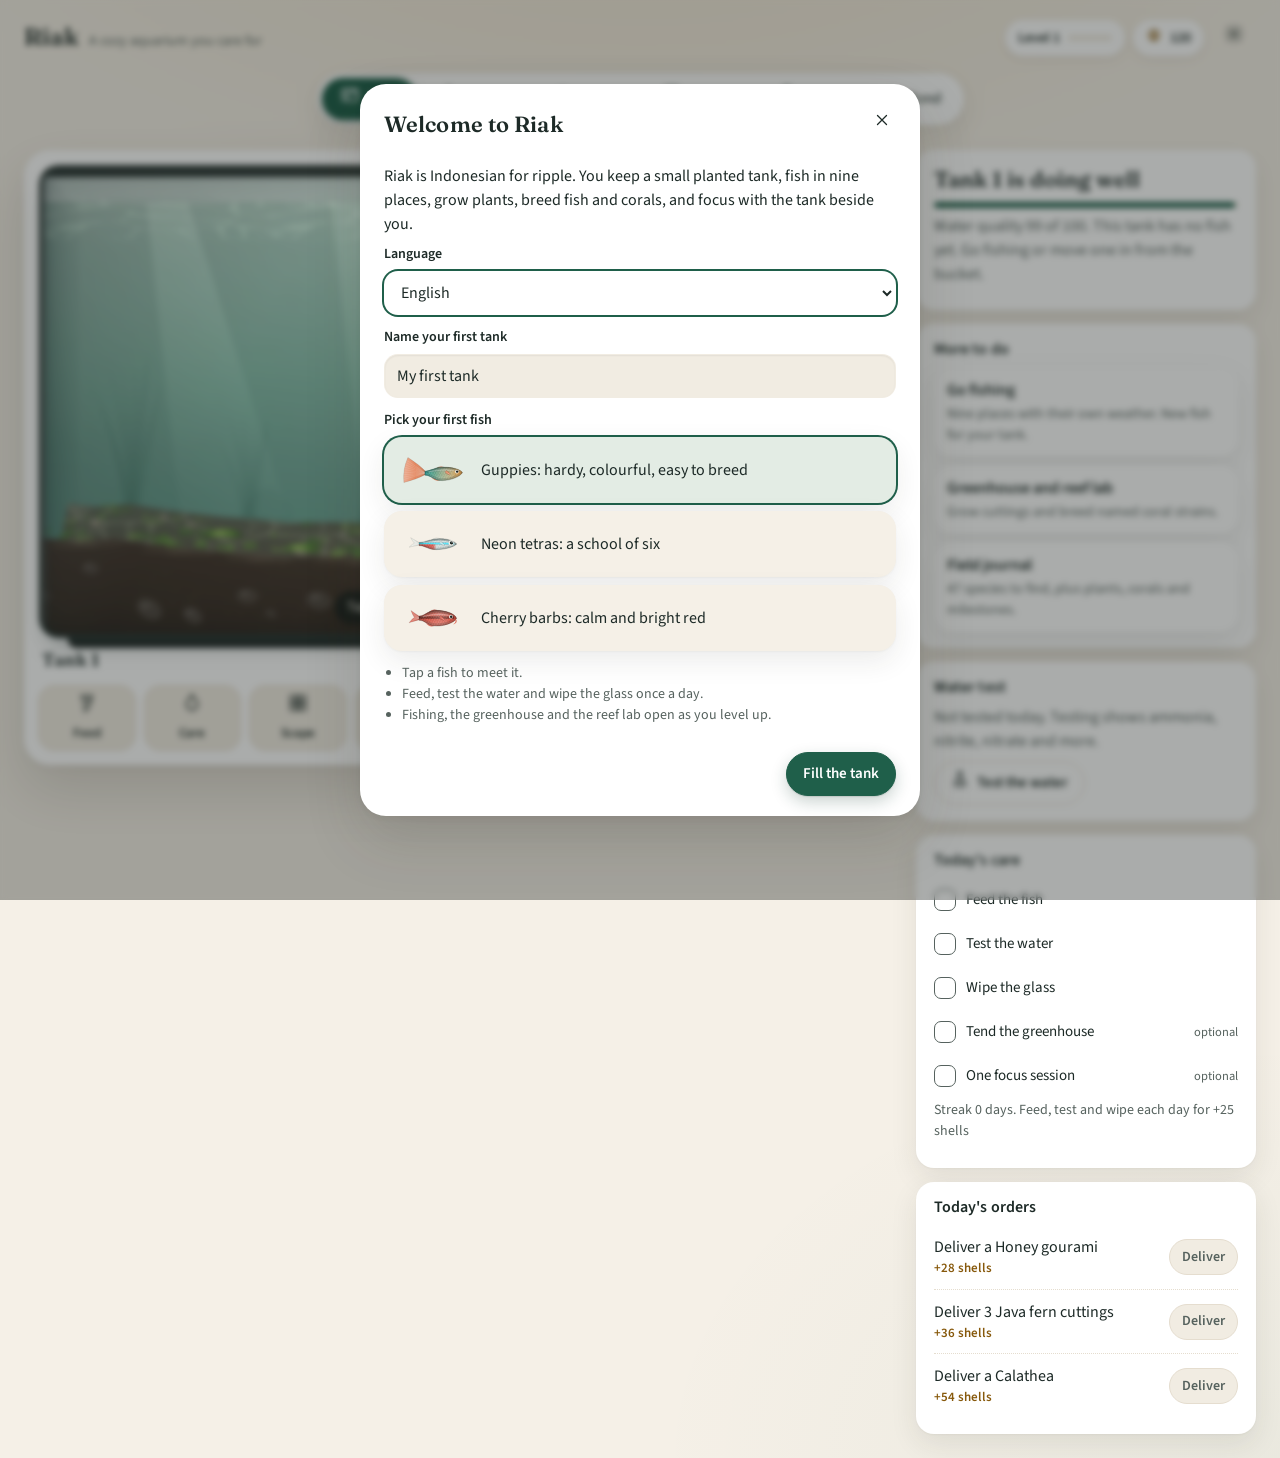
<file: index.html>
<!doctype html>
<html lang="en">
<head>
<meta charset="utf-8">
<meta name="viewport" content="width=device-width, initial-scale=1, viewport-fit=cover">
<title>Riak: Cozy Aquarium</title>
<meta name="description" content="A free, offline aquarium you care for. Planted tanks with a real nitrogen cycle, fish with personalities, fishing in nine places, a greenhouse, a coral lab and a focus timer.">
<meta name="theme-color" content="#f5f1e8" media="(prefers-color-scheme: light)">
<meta name="theme-color" content="#141a18" media="(prefers-color-scheme: dark)">
<meta property="og:title" content="Riak: Cozy Aquarium">
<meta property="og:description" content="Keep a living planted tank in your browser. Free, offline, no ads, no account.">
<meta property="og:image" content="https://juw12.github.io/riak/icons/og.png">
<meta property="og:type" content="website">
<link rel="manifest" href="manifest.webmanifest">
<link rel="icon" href="icons/icon-192.png" type="image/png">
<link rel="apple-touch-icon" href="icons/icon-192.png">
<link rel="stylesheet" href="fonts/fonts.css">
<link rel="stylesheet" href="css/app.css">
</head>
<body>
<a class="skip" href="#main">Skip to content</a>
<header class="top">
  <div class="brand">
    <h1 class="brand-name">Riak</h1>
    <span class="brand-tag" data-i18n="app.tagline">A cozy aquarium you care for</span>
  </div>
  <div class="top-right">
    <button type="button" class="chip level-chip" id="levelChip" aria-describedby="levelBar">
      <span id="levelText">Level 1</span>
      <span class="level-bar" id="levelBar"><i></i></span>
    </button>
    <span class="chip shells" id="shellChip"><span id="shellText">0</span></span>
    <button type="button" class="btn icon ghost" id="settingsBtn" aria-label="Settings"></button>
  </div>
</header>
<nav class="tabs" id="tabs" aria-label="Sections"></nav>
<div class="visit-bar" id="visitBar" hidden></div>
<main id="main" tabindex="-1">
  <section class="panel" id="panel-tank" data-panel="tank"></section>
  <section class="panel" id="panel-fishing" data-panel="fishing" hidden></section>
  <section class="panel" id="panel-garden" data-panel="garden" hidden></section>
  <section class="panel" id="panel-journal" data-panel="journal" hidden></section>
  <section class="panel" id="panel-focus" data-panel="focus" hidden></section>
      <section class="panel" id="panel-pond" data-panel="pond" hidden></section>
</main>
<noscript><p class="noscript">Riak needs JavaScript to run the aquarium.</p></noscript>
<script type="module" src="js/app.js"></script>
</body>
</html>
</file>
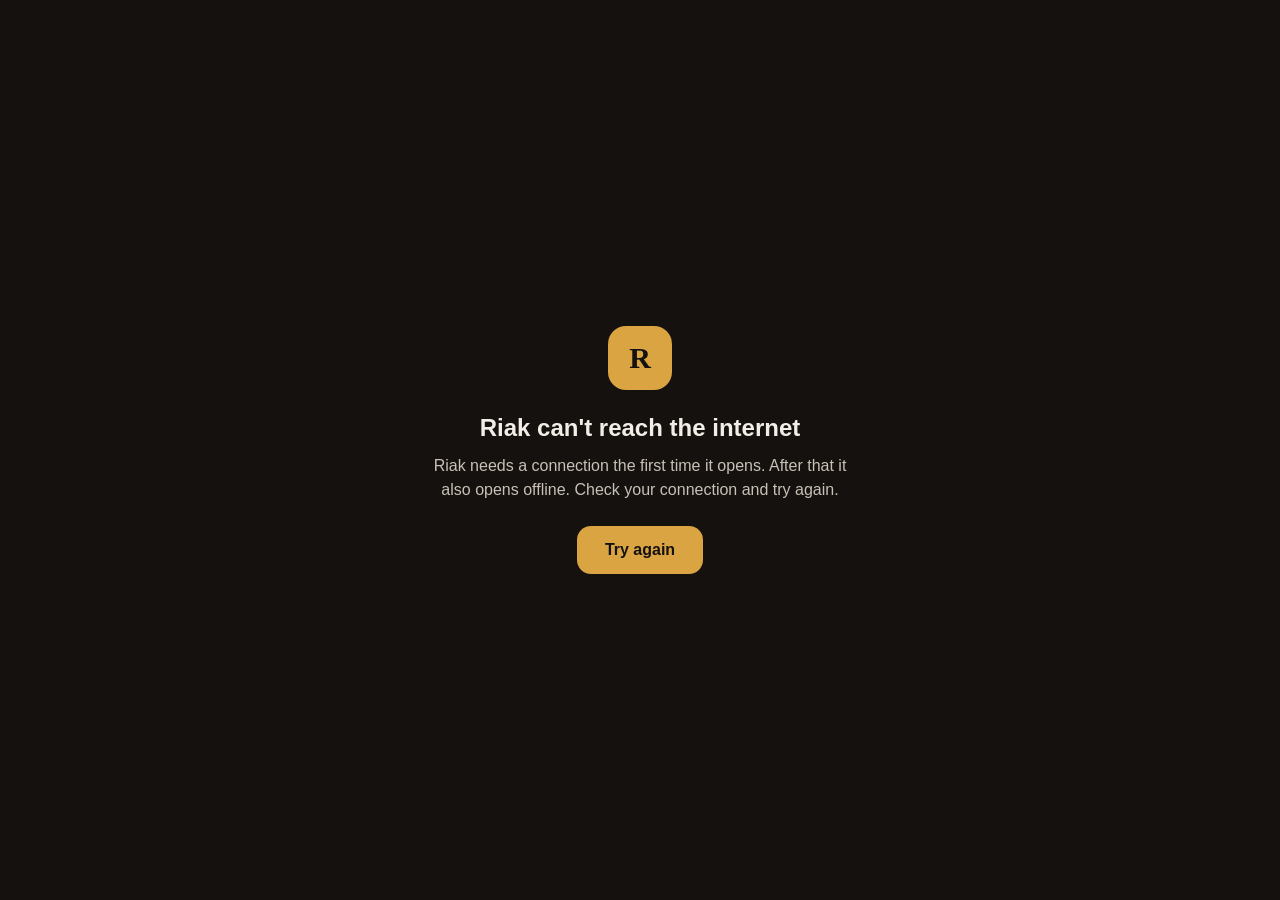
<file: desktop/offline.html>
<!doctype html>
<html lang="en">
<head>
  <meta charset="utf-8">
  <meta name="viewport" content="width=device-width, initial-scale=1, viewport-fit=cover">
  <title>Riak</title>
  <style>
    :root { color-scheme: light dark; }
    body { margin: 0; min-height: 100vh; display: grid; place-items: center; font: 16px/1.5 -apple-system, BlinkMacSystemFont, "Segoe UI", Roboto, sans-serif; background: #14110f; color: #f2ede6; }
    main { max-width: 420px; padding: 32px; text-align: center; }
    .mark { width: 64px; height: 64px; margin: 0 auto 20px; border-radius: 18px; background: #d9a441; color: #14110f; display: grid; place-items: center; font: 700 30px/1 Georgia, serif; }
    h1 { font-size: 24px; margin: 0 0 8px; }
    p { color: #c9c1b6; margin: 0 0 24px; }
    a { display: inline-block; padding: 12px 28px; border-radius: 14px; background: #d9a441; color: #14110f; font-weight: 700; text-decoration: none; }
  </style>
</head>
<body>
  <main>
    <div class="mark" aria-hidden="true">R</div>
    <h1>Riak can't reach the internet</h1>
    <p>Riak needs a connection the first time it opens. After that it also opens offline. Check your connection and try again.</p>
    <a href="https://juw12.github.io/riak/">Try again</a>
  </main>
</body>
</html>
</file>
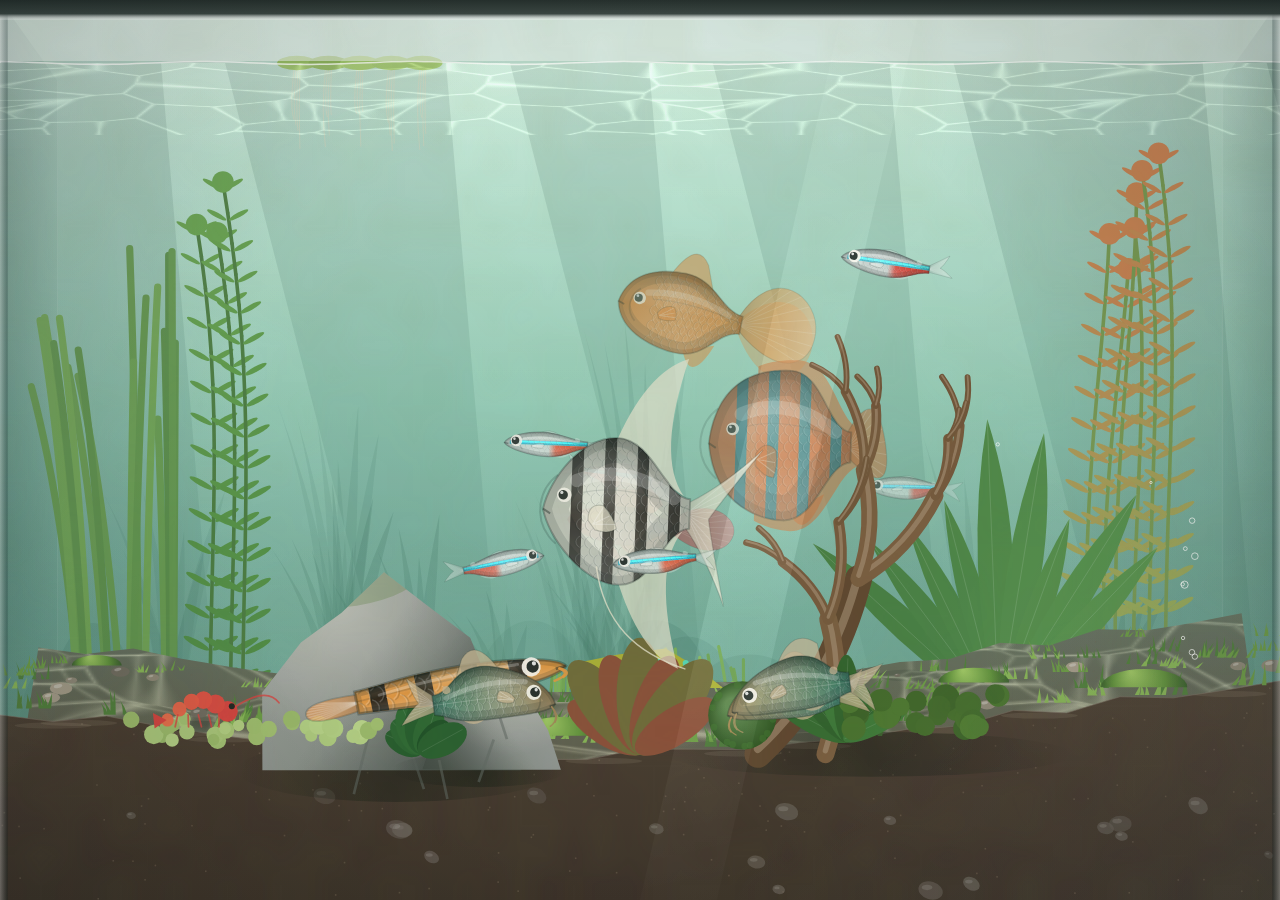
<file: dev/engine.html>
<!doctype html>
<html lang="en">
<head>
<meta charset="utf-8">
<meta name="viewport" content="width=device-width, initial-scale=1">
<title>Engine test</title>
<style>
  html, body { margin: 0; height: 100%; background: #e9e5dc; }
  canvas { display: block; width: 100%; height: 100%; }
</style>
</head>
<body>
<canvas id="c"></canvas>
<script type="module">
  import { newState, seedStarterTank, newFish, newCoral, randomGenes } from "../js/sim.js";
  import { TankView } from "../js/tank.js";
  const state = newState();
  seedStarterTank(state, "neon");
  const t = state.tanks[0];
  for (const sp of ["betta", "cory", "cory", "cory", "angel", "discus", "nerite", "kuhli", "goldfish"]) state.fish.push(newFish(sp, { tank: t.id }));
  t.plants.push({ id: "pl1", sp: "lettuce", x: 0.3, g: 1, v: 0 }, { id: "pl2", sp: "marimo", x: 0.58, g: 1, v: 0 }, { id: "pl3", sp: "montecarlo", x: 0.2, g: 1, v: 1 }, { id: "pl4", sp: "javamoss", x: 0.72, g: 1, v: 0 });
  t.corals.push(Object.assign(newCoral(randomGenes()), { x: 0.5, g: 1 }));
  t.w.glass = Number(new URLSearchParams(location.search).get("glass") || 0.1);
  const view = new TankView(document.getElementById("c"), { source: () => ({ tank: t, fish: state.fish }), onEat: () => {}, onEvent: () => {}, reduceMotion: () => false, now: () => { const h = new URLSearchParams(location.search).get('hour'); if (!h) return Date.now(); const d = new Date(); d.setHours(+h, 0, 0, 0); return d.getTime(); } });
  view.start();
  window.view = view;
</script>
</body>
</html>
</file>
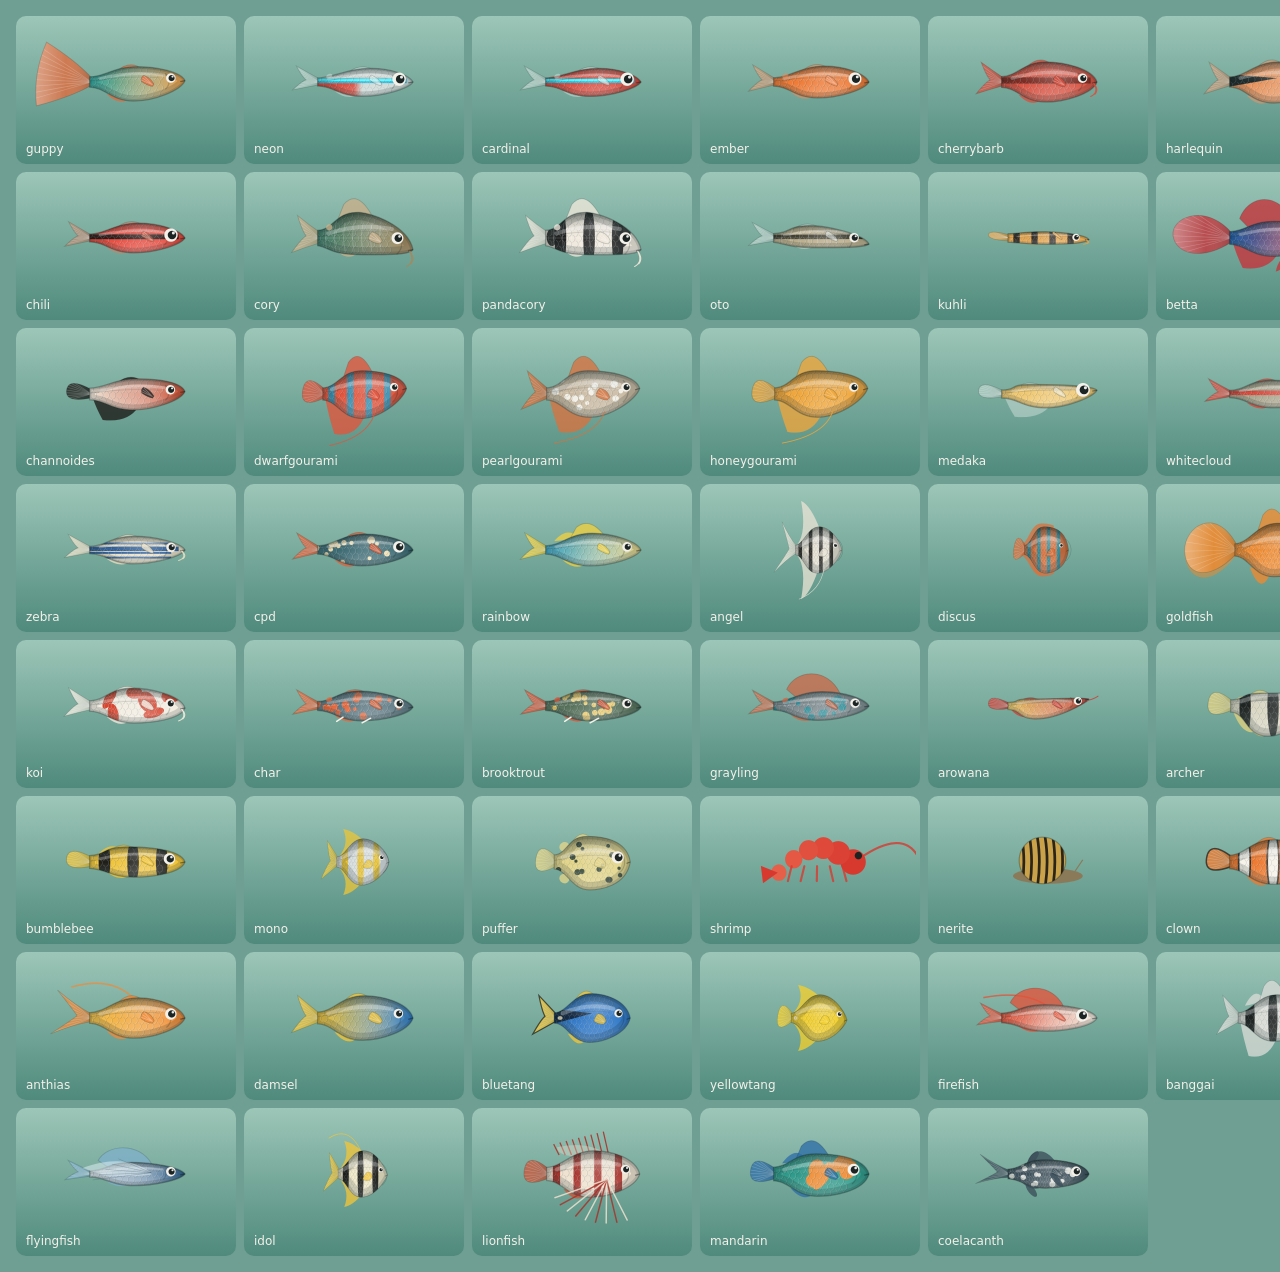
<file: dev/species.html>
<!doctype html>
<html lang="en">
<head>
<meta charset="utf-8">
<title>Riak species sheet (dev)</title>
<style>
  body { margin: 0; padding: 16px; background: #6f9f93; font: 12px system-ui, sans-serif; color: #f4f1ea; }
  .grid { display: grid; grid-template-columns: repeat(6, 220px); gap: 8px; }
  figure { margin: 0; background: linear-gradient(#9cc6b8, #4f8a7c); border-radius: 10px; padding: 4px; }
  canvas { width: 212px; height: 120px; display: block; }
  figcaption { padding: 2px 6px 4px; }
</style>
</head>
<body>
<div class="grid" id="grid"></div>
<script type="module">
  import { FISH } from "../js/data.js";
  import { drawFish } from "../js/draw.js";
  const grid = document.getElementById("grid");
  const silhouettes = new URLSearchParams(location.search).has("sil");
  for (const sp of FISH) {
    const fig = document.createElement("figure");
    const cv = document.createElement("canvas");
    cv.width = 424;
    cv.height = 240;
    fig.append(cv);
    const cap = document.createElement("figcaption");
    cap.textContent = sp.id;
    fig.append(cap);
    grid.append(fig);
    const ctx = cv.getContext("2d");
    ctx.scale(2, 2);
    const L = Math.min(212 * 0.5, 120 * 0.62 / Math.max(0.4, sp.h * 1.6)) * (sp.len > 1.3 ? 0.85 : 1);
    const opts = silhouettes ? { flat: "rgba(30,44,42,0.55)" } : {};
    drawFish(ctx, { id: "sheet" + sp.id, sp: sp.id }, 112, 62, L, 1, 0.6, opts);
  }
  document.body.dataset.ready = "1";
</script>
</body>
</html>
</file>
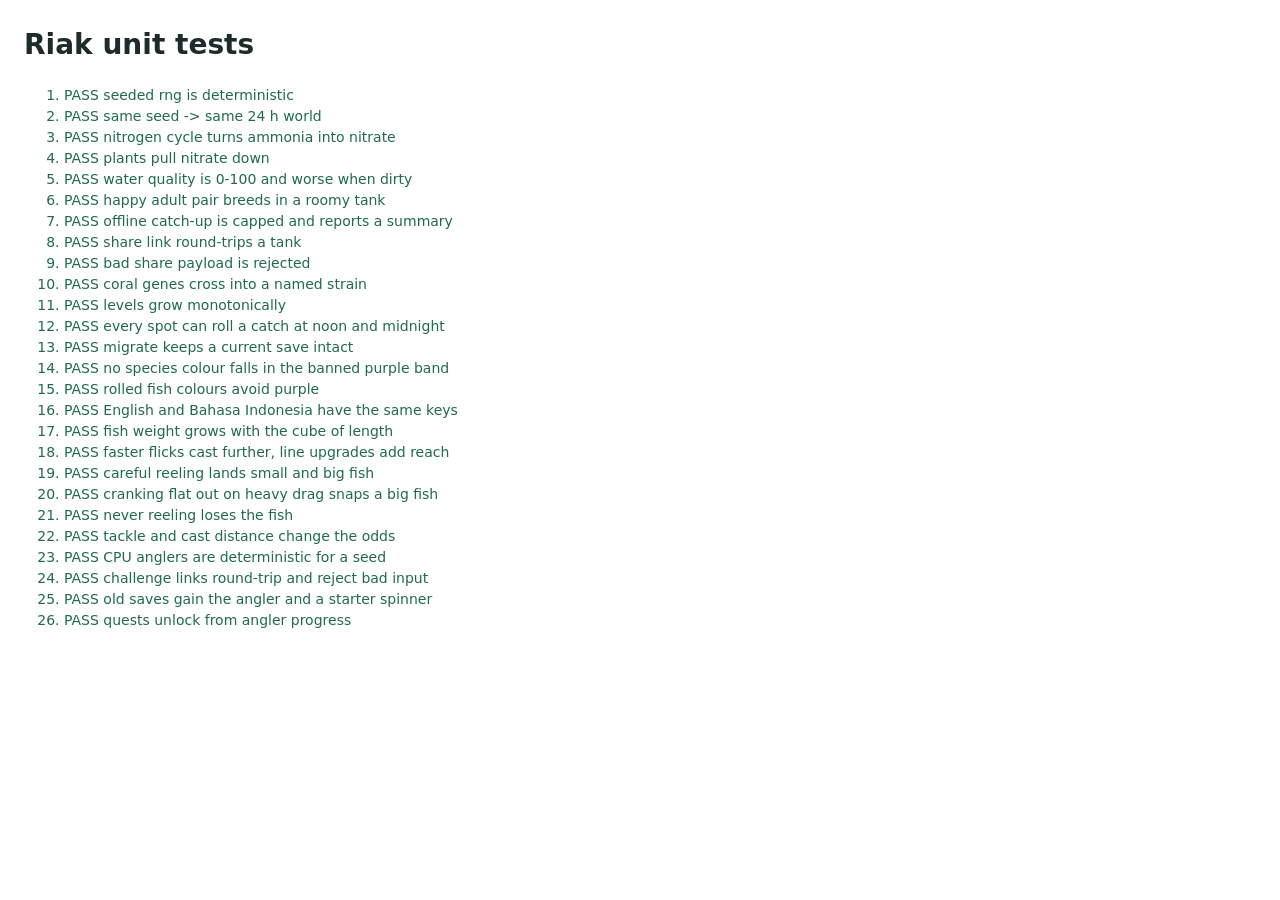
<file: tests/unit.html>
<!doctype html>
<html lang="en">
<head>
  <meta charset="utf-8">
  <title>Riak unit tests</title>
  <style>
    body { font: 14px/1.5 system-ui, sans-serif; margin: 24px; color: #1d2b2a; }
    .pass { color: #1f6b4a; }
    .fail { color: #a23a22; font-weight: 600; }
  </style>
</head>
<body>
  <h1>Riak unit tests</h1>
  <ol id="out"></ol>
  <script type="module">
    import * as sim from "../js/sim.js";
    import { rng, hexToHue, BANNED_HUE } from "../js/util.js";
    import { packTank, unpackTank } from "../js/share.js";
    import { STRINGS } from "../js/i18n.js";
    import { FISH, PLANTS, SPOTS, BAITS } from "../js/data.js";
    import * as angler from "../js/angler.js";

    const results = [];
    const out = document.getElementById("out");

    function test(name, fn) {
      let ok = false;
      let detail = "";
      try {
        const r = fn();
        ok = r === true || r === undefined;
        if (r !== true && r !== undefined) detail = JSON.stringify(r);
      } catch (e) {
        detail = String(e && e.stack || e);
      }
      results.push({ name, ok, detail });
      const li = document.createElement("li");
      li.className = ok ? "pass" : "fail";
      li.textContent = (ok ? "PASS " : "FAIL ") + name + (detail ? " - " + detail : "");
      out.appendChild(li);
    }

    function assert(cond, msg) {
      if (!cond) throw new Error(msg || "assertion failed");
    }

    const HOUR = sim.HOUR;
    const T0 = Date.UTC(2026, 10, 7, 9, 0, 0);

    function freshWorld(seedValue) {
      const state = sim.newState();
      sim.seedStarterTank(state, "guppy");
      state.lastTick = T0;
      return { state, r: rng(seedValue) };
    }

    test("seeded rng is deterministic", () => {
      const a = rng(42);
      const b = rng(42);
      for (let i = 0; i < 50; i++) assert(a() === b(), "diverged at " + i);
      const c = rng(43);
      assert(rng(42)() !== c(), "different seeds should differ");
    });

    test("same seed -> same 24 h world", () => {
      const runs = [1, 2].map(() => {
        const { state, r } = freshWorld(7);
        for (let i = 1; i <= 144; i++) sim.tickWorld(state, 10 * 60000, T0 + i * 10 * 60000, r);
        const t = state.tanks[0];
        return JSON.stringify({ w: t.w, n: state.fish.length, plants: t.plants.map((p) => p.g) });
      });
      assert(runs[0] === runs[1], "worlds diverged");
    });

    test("nitrogen cycle turns ammonia into nitrate", () => {
      const { state } = freshWorld(3);
      const tank = state.tanks[0];
      tank.plants = [];
      tank.w.amm = 2;
      tank.w.no2 = 0;
      const no3Before = tank.w.no3;
      for (let i = 1; i <= 24; i++) sim.tickTank(state, tank, HOUR, T0 + i * HOUR);
      assert(tank.w.amm < 0.5, "ammonia stayed high: " + tank.w.amm);
      assert(tank.w.no3 > no3Before, "nitrate did not rise");
    });

    test("plants pull nitrate down", () => {
      const a = freshWorld(5).state;
      const b = freshWorld(5).state;
      const ta = a.tanks[0];
      const tb = b.tanks[0];
      ta.w.no3 = 30;
      tb.w.no3 = 30;
      tb.plants = [];
      for (let i = 1; i <= 12; i++) {
        sim.tickTank(a, ta, HOUR, T0 + i * HOUR);
        sim.tickTank(b, tb, HOUR, T0 + i * HOUR);
      }
      assert(ta.plants.length > 0, "starter has no plants");
      assert(ta.w.no3 < tb.w.no3, "planted " + ta.w.no3 + " vs bare " + tb.w.no3);
    });

    test("water quality is 0-100 and worse when dirty", () => {
      const clean = sim.waterQuality({ amm: 0, no2: 0, no3: 5, bact: 1, algae: 0, glass: 0, temp: 25 });
      const dirty = sim.waterQuality({ amm: 3, no2: 2, no3: 80, bact: 0.3, algae: 0.6, glass: 0.8, temp: 25 });
      const q = (v) => (typeof v === "object" ? v.score ?? v.q ?? v.value : v);
      assert(q(clean) > q(dirty), "clean " + q(clean) + " dirty " + q(dirty));
    });

    test("happy adult pair breeds in a roomy tank", () => {
      const { state } = freshWorld(11);
      const tank = state.tanks[0];
      tank.size = "grand";
      const fish = sim.tankFish(state, tank.id);
      const sp = fish[0].sp;
      const pair = fish.filter((f) => f.sp === sp).slice(0, 2);
      if (pair.length < 2) {
        const extra = sim.newFish(sp, { tank: tank.id, r: rng(1) });
        state.fish.push(extra);
        pair.push(extra);
      }
      pair[0].sex = "f";
      pair[1].sex = "m";
      for (const f of pair) {
        f.adult = true;
        f.mood = 95;
        f.bred = 0;
      }
      const before = state.fish.length;
      const born = sim.tryBreed(state, tank, 100 * HOUR, T0, () => 0.01);
      assert(born.length > 0 && state.fish.length > before, "no fry");
      assert(born.every((b) => b.parents && b.parents.length === 2), "fry missing parents");
    });

    test("offline catch-up is capped and reports a summary", () => {
      const { state } = freshWorld(9);
      state.lastTick = T0 - 30 * 24 * HOUR;
      const summary = sim.catchUp(state, T0, rng(9));
      assert(summary.ms <= sim.MAX_OFFLINE, "gap not capped");
      assert(summary.after && Object.keys(summary.after).length === state.tanks.length, "missing after");
    });

    test("share link round-trips a tank", () => {
      const { state } = freshWorld(4);
      const tank = state.tanks[0];
      const packed = packTank(state, tank, "Juwen");
      const json = JSON.parse(JSON.stringify(packed));
      const visit = unpackTank(json);
      const tankOut = visit.tank || visit;
      assert(tankOut.plants.length === tank.plants.length, "plants lost");
      assert(tankOut.ground.length === 25, "ground length");
      const fishOut = visit.fish || [];
      assert(fishOut.length === sim.tankFish(state, tank.id).length, "fish lost");
    });

    test("bad share payload is rejected", () => {
      let threw = false;
      try {
        unpackTank({ v: 9 });
      } catch (e) {
        threw = true;
      }
      assert(threw, "accepted garbage");
    });

    test("coral genes cross into a named strain", () => {
      const r = rng(21);
      const a = sim.randomGenes(r);
      const b = sim.randomGenes(r);
      const child = sim.crossGenes(a, b, r);
      assert(typeof sim.strainKey(child) === "string", "no strain key");
      assert(sim.strainName(child).length > 0, "no strain name");
    });

    test("levels grow monotonically", () => {
      let last = -1;
      for (let lv = 1; lv <= 20; lv++) {
        const xp = sim.xpForLevel(lv);
        assert(xp > last, "xp not increasing at " + lv);
        assert(sim.levelFromXp(xp) >= lv, "levelFromXp mismatch at " + lv);
        last = xp;
      }
    });

    test("every spot can roll a catch at noon and midnight", () => {
      for (const spot of SPOTS) {
        for (const hour of [12, 0]) {
          const ts = Date.UTC(2026, 10, 7, hour, 0, 0);
          const c = sim.rollCatch(spot.id, ts, null, rng(hour + 1));
          assert(c, "no catch at " + spot.id + " " + hour);
        }
      }
    });

    test("migrate keeps a current save intact", () => {
      const { state } = freshWorld(2);
      const copy = sim.migrate(JSON.parse(JSON.stringify(state)));
      assert(copy.fish.length === state.fish.length, "fish lost on migrate");
      assert(copy.tanks.length === state.tanks.length, "tanks lost on migrate");
    });

    test("no species colour falls in the banned purple band", () => {
      const bad = [];
      for (const list of [FISH, PLANTS]) {
        for (const item of list) {
          for (const c of item.colors || []) {
            const { h, s } = hexToHue(c);
            if (s >= 0.12 && h >= BANNED_HUE[0] && h <= BANNED_HUE[1]) bad.push(item.id + " " + c);
          }
        }
      }
      assert(bad.length === 0, bad.join(", "));
    });

    test("rolled fish colours avoid purple", () => {
      const r = rng(77);
      const bad = [];
      for (const sp of FISH) {
        for (let i = 0; i < 5; i++) {
          for (const c of sim.rollColors(sp, r)) {
            const { h, s } = hexToHue(c);
            if (s >= 0.12 && h >= BANNED_HUE[0] && h <= BANNED_HUE[1]) bad.push(sp.id + " " + c);
          }
        }
      }
      assert(bad.length === 0, bad.slice(0, 5).join(", "));
    });

    test("English and Bahasa Indonesia have the same keys", () => {
      const en = Object.keys(STRINGS.en).sort();
      const id = Object.keys(STRINGS.id).sort();
      const missing = en.filter((k) => !(k in STRINGS.id));
      const extra = id.filter((k) => !(k in STRINGS.en));
      assert(missing.length === 0 && extra.length === 0, { missing, extra });
    });

    // ---------- angler (flick fishing) ----------
    test("fish weight grows with the cube of length", () => {
      const a = angler.fishKg(20);
      const b = angler.fishKg(40);
      assert(Math.abs(b / a - 8) < 0.2, { a, b });
      assert(angler.fishKg(60) > 2 && angler.fishKg(60) < 3.5, angler.fishKg(60));
    });

    test("faster flicks cast further, line upgrades add reach", () => {
      let last = -1;
      for (const v of [0.1, 0.4, 0.8, 1.2, 1.8, 2.4, 3]) {
        const p = angler.flickPower(v);
        assert(p >= last && p >= 0 && p <= 1, { v, p });
        last = p;
      }
      assert(angler.castMetres(0) < angler.castMetres(0.5) && angler.castMetres(0.5) < angler.castMetres(1));
      assert(angler.castMetres(1, 2) > angler.castMetres(1, 0));
      assert(angler.castMetres(1, 2) <= angler.MAX_CAST, angler.castMetres(1, 2));
      assert(angler.crankSpeed(Math.PI * 2, 0.55) === 1 && angler.crankSpeed(0, 0.1) === 0);
    });

    function runFight(sp, size, policy, seed, drag = 1, line = 0) {
      const r = rng(seed);
      const f = angler.newFight(sp, size, false, 30, line);
      for (let i = 0; i < 12000 && !f.outcome; i++) angler.fightStep(f, { reel: policy(f), drag }, 0.05, r);
      return f.outcome;
    }
    const bigFish = FISH.slice().sort((a, b) => b.size[1] - a.size[1])[0];
    const smallFish = FISH.slice().sort((a, b) => a.size[1] - b.size[1])[0];
    const careful = (f) => (f.tension < 0.75 ? 1 : 0);

    test("careful reeling lands small and big fish", () => {
      const results = [];
      for (const [sp, size] of [[smallFish, smallFish.size[1]], [bigFish, bigFish.size[1] * 0.8]]) {
        for (let seed = 1; seed <= 6; seed++) results.push(runFight(sp, size, careful, seed));
      }
      const landed = results.filter((x) => x === "landed").length;
      assert(landed >= results.length - 1, results);
    });

    test("cranking flat out on heavy drag snaps a big fish", () => {
      const results = [];
      for (let seed = 1; seed <= 6; seed++) results.push(runFight(bigFish, bigFish.size[1], () => 1, seed, 2));
      assert(results.filter((x) => x === "snap").length >= 4, results);
    });

    test("never reeling loses the fish", () => {
      const results = [];
      for (let seed = 1; seed <= 6; seed++) results.push(runFight(bigFish, bigFish.size[1] * 0.7, () => 0, seed));
      assert(results.every((x) => x === "unhooked" || x === "spooled"), results);
    });

    test("tackle and cast distance change the odds", () => {
      const spot = "ocean";
      const ts = new Date(2026, 5, 1, 12).getTime();
      const share = (bait, d, pred) => {
        const list = sim.spotCandidates(spot, ts, bait, d);
        const total = list.reduce((a, c) => a + c.w, 0);
        return list.filter((c) => pred(c.sp)).reduce((a, c) => a + c.w, 0) / total;
      };
      const big = (sp) => sp.size[1] >= 30 || sp.rar >= 3;
      assert(share("worm", 1, big) > share("worm", 0, big), "far casts favour big fish");
      // the jig should shift a salt spot's odds toward bottom and big fish
      const bottom = (sp) => sp.beh === "bottom" || sp.size[1] >= 20;
      const saltSpot = SPOTS.find((s) => {
        const here = FISH.filter((f) => f.spots.includes(s.id) && f.water !== "fresh");
        return s.water === "salt" && here.some(bottom) && !here.every(bottom);
      });
      assert(saltSpot, "a salt spot with mixed fish");
      const shareAt = (bait) => {
        const list = sim.spotCandidates(saltSpot.id, ts, bait, 0.5);
        const total = list.reduce((a, c) => a + c.w, 0);
        return list.filter((c) => bottom(c.sp)).reduce((a, c) => a + c.w, 0) / total;
      };
      assert(shareAt("jig") > shareAt("worm"), "jig favours bottom and big sea fish at " + saltSpot.id);
      for (const b of BAITS) assert(angler.TACKLE[b.id], "tackle kind for " + b.id);
    });

    test("CPU anglers are deterministic for a seed", () => {
      const pick = (r) => ({ sp: FISH[0].id, size: 5 + r() * 10 });
      const a = angler.cpuCatches(42, "pond", 180, pick);
      const b = angler.cpuCatches(42, "pond", 180, pick);
      assert(JSON.stringify(a) === JSON.stringify(b));
      assert(a.length === 3 && a.every((p) => p.catches.length > 0), a.map((p) => p.catches.length));
      const ranked = angler.rankPlayers(a, "bigfish");
      assert(ranked[0].score >= ranked[1].score && ranked[1].score >= ranked[2].score);
      assert(angler.tournamentScore([{ at: 10, kg: 1 }, { at: 200, kg: 5 }], "bigcatch", 100) === 1);
    });

    test("challenge links round-trip and reject bad input", () => {
      const sp = FISH.find((f) => f.spots.includes("pond"));
      const code = angler.packDuel({ sp: sp.id, size: sp.size[1] * 0.9, spot: "pond", from: "Ayu" });
      const back = angler.unpackDuel(code);
      assert(back && back.sp === sp.id && back.spot === "pond" && back.from === "Ayu", back);
      assert(angler.unpackDuel("not-a-code") === null);
      assert(angler.unpackDuel(angler.packDuel({ sp: sp.id, size: 9999, spot: "pond" })) === null, "oversized fish");
      assert(angler.unpackDuel(angler.packDuel({ sp: "nope", size: 5, spot: "pond" })) === null, "unknown species");
    });

    test("old saves gain the angler and a starter spinner", () => {
      const old = JSON.parse(JSON.stringify(sim.newState()));
      delete old.angler;
      old.inv.bait = { worm: 999, shrimpbait: 3, glowlure: 0 };
      const s = sim.migrate(old);
      assert(s.angler && Array.isArray(s.angler.album) && s.angler.controls === "flick", s.angler);
      assert(s.inv.bait.spinner === 1 && s.inv.bait.shrimpbait === 3, s.inv.bait);
      const again = sim.migrate(JSON.parse(JSON.stringify(s)));
      assert(again.inv.bait.spinner === 1, "spinner only once");
    });

    test("quests unlock from angler progress", () => {
      const a = angler.newAngler();
      assert(angler.questProgress(a).every((q) => !q.done));
      a.maxCast = 30;
      a.flags.push(...angler.catchFlags({ bait: "fly", spotId: "stream", phase: "night", peak: 0.5, water: "fresh" }));
      const done = angler.questProgress(a).filter((q) => q.done).map((q) => q.id).sort();
      assert(JSON.stringify(done) === JSON.stringify(["cast25", "fly", "night", "smooth"]), done);
    });

    window.__results = results;
    window.__done = true;
  </script>
</body>
</html>
</file>
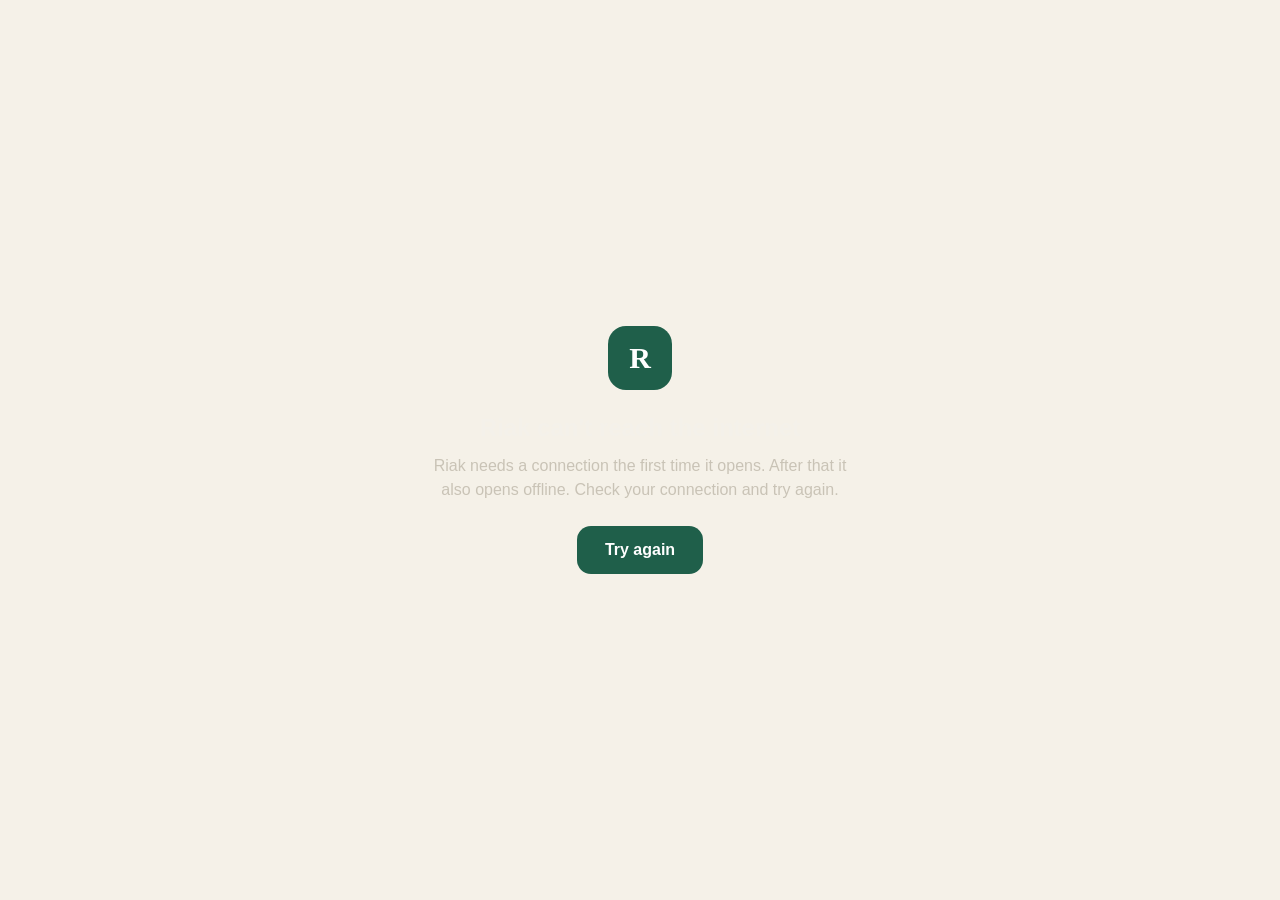
<file: android/assets/offline.html>
<!doctype html>
<html lang="en">
<head>
  <meta charset="utf-8">
  <meta name="viewport" content="width=device-width, initial-scale=1, viewport-fit=cover">
  <title>Riak</title>
  <style>
    :root { color-scheme: light dark; }
    body { margin: 0; min-height: 100vh; display: grid; place-items: center; font: 16px/1.5 -apple-system, BlinkMacSystemFont, "Segoe UI", Roboto, sans-serif; background: #f5f1e8; color: #f4f1ea; }
    main { max-width: 420px; padding: 32px; text-align: center; }
    .mark { width: 64px; height: 64px; margin: 0 auto 20px; border-radius: 18px; background: #1f5f4a; color: #ffffff; display: grid; place-items: center; font: 700 30px/1 Georgia, serif; }
    h1 { font-size: 24px; margin: 0 0 8px; }
    p { color: #c9c3b6; margin: 0 0 24px; }
    a { display: inline-block; padding: 12px 28px; border-radius: 14px; background: #1f5f4a; color: #ffffff; font-weight: 700; text-decoration: none; }
  </style>
</head>
<body>
  <main>
    <div class="mark" aria-hidden="true">R</div>
    <h1>Riak can't reach the internet</h1>
    <p>Riak needs a connection the first time it opens. After that it also opens offline. Check your connection and try again.</p>
    <a href="https://juw12.github.io/riak/">Try again</a>
  </main>
</body>
</html>
</file>
<file: fonts/fonts.css>
@font-face {
  font-family: 'Fraunces';
  font-style: normal;
  font-weight: 500;
  font-display: swap;
  src: url(6NU78FyLNQOQZAnv9bYEvDiIdE9Ea92uemAk_WBq8U_9v0c2Wa0KxC9TeA.woff2) format('woff2');
  unicode-range: U+0000-00FF, U+0131, U+0152-0153, U+02BB-02BC, U+02C6, U+02DA, U+02DC, U+0304, U+0308, U+0329, U+2000-206F, U+20AC, U+2122, U+2191, U+2193, U+2212, U+2215, U+FEFF, U+FFFD;
}
@font-face {
  font-family: 'Fraunces';
  font-style: normal;
  font-weight: 600;
  font-display: swap;
  src: url(6NU78FyLNQOQZAnv9bYEvDiIdE9Ea92uemAk_WBq8U_9v0c2Wa0KxC9TeA.woff2) format('woff2');
  unicode-range: U+0000-00FF, U+0131, U+0152-0153, U+02BB-02BC, U+02C6, U+02DA, U+02DC, U+0304, U+0308, U+0329, U+2000-206F, U+20AC, U+2122, U+2191, U+2193, U+2212, U+2215, U+FEFF, U+FFFD;
}
@font-face {
  font-family: 'Source Sans 3';
  font-style: normal;
  font-weight: 400;
  font-display: swap;
  src: url(nwpStKy2OAdR1K-IwhWudF-R3w8aZQ.woff2) format('woff2');
  unicode-range: U+0000-00FF, U+0131, U+0152-0153, U+02BB-02BC, U+02C6, U+02DA, U+02DC, U+0304, U+0308, U+0329, U+2000-206F, U+20AC, U+2122, U+2191, U+2193, U+2212, U+2215, U+FEFF, U+FFFD;
}
@font-face {
  font-family: 'Source Sans 3';
  font-style: normal;
  font-weight: 600;
  font-display: swap;
  src: url(nwpStKy2OAdR1K-IwhWudF-R3w8aZQ.woff2) format('woff2');
  unicode-range: U+0000-00FF, U+0131, U+0152-0153, U+02BB-02BC, U+02C6, U+02DA, U+02DC, U+0304, U+0308, U+0329, U+2000-206F, U+20AC, U+2122, U+2191, U+2193, U+2212, U+2215, U+FEFF, U+FFFD;
}
</file>
<file: css/app.css>
/* Riak - Field guide direction. Tokens documented in design.md. */
:root {
  --paper: #f5f0e7;
  --card: #ffffff;
  --ink: #1d2a27;
  --muted: #56625e;
  --rule: #e5ddcf;
  --accent: #1f5f4a;
  --accent-ink: #ffffff;
  --accent-soft: #e3ece4;
  --warn: #8a3b22;
  --warn-soft: #f6e6dc;
  --gold: #87590c;
  --shadow: 0 1px 2px rgba(48, 42, 30, 0.04), 0 8px 24px rgba(48, 42, 30, 0.07);
  --surface-2: #f1ece2;
  --glow: rgba(214, 184, 120, 0.22);
  --shadow-1: 0 1px 2px rgba(48, 42, 30, 0.05), 0 4px 12px rgba(48, 42, 30, 0.06);
  --shadow-2: 0 1px 2px rgba(48, 42, 30, 0.04), 0 10px 28px rgba(48, 42, 30, 0.09);
  --shadow-3: 0 2px 6px rgba(48, 42, 30, 0.06), 0 24px 56px rgba(48, 42, 30, 0.16);
  --shadow-btn: 0 1px 1px rgba(20, 40, 32, 0.12), 0 6px 16px rgba(20, 60, 45, 0.22);
  --r-sm: 12px;
  --r-lg: 26px;
  --serif: "Fraunces", Georgia, "Times New Roman", serif;
  --sans: "Source Sans 3", "Segoe UI", system-ui, sans-serif;
  --nav-h: 0px;
  --r: 18px;
  color-scheme: light;
}
:root[data-theme="dark"] {
  --paper: #141a18;
  --card: #1b2320;
  --ink: #ece6d8;
  --muted: #a9b3ad;
  --rule: #2f3a36;
  --accent: #6fbf9c;
  --accent-ink: #0e1513;
  --accent-soft: #20322b;
  --warn: #e59a7c;
  --warn-soft: #3a2620;
  --gold: #e2b450;
  --shadow: 0 1px 2px rgba(0, 0, 0, 0.3), 0 8px 24px rgba(0, 0, 0, 0.28);
  --surface-2: #222c28;
  --glow: rgba(111, 191, 156, 0.08);
  --shadow-1: 0 1px 2px rgba(0, 0, 0, 0.3), 0 4px 12px rgba(0, 0, 0, 0.22);
  --shadow-2: 0 1px 2px rgba(0, 0, 0, 0.3), 0 10px 28px rgba(0, 0, 0, 0.32);
  --shadow-3: 0 2px 6px rgba(0, 0, 0, 0.35), 0 24px 56px rgba(0, 0, 0, 0.5);
  --shadow-btn: 0 1px 1px rgba(0, 0, 0, 0.3), 0 6px 16px rgba(0, 0, 0, 0.35);
  color-scheme: dark;
}
@media (prefers-color-scheme: dark) {
  :root:not([data-theme="light"]) {
    --paper: #141a18;
    --card: #1b2320;
    --ink: #ece6d8;
    --muted: #a9b3ad;
    --rule: #2f3a36;
    --accent: #6fbf9c;
    --accent-ink: #0e1513;
    --accent-soft: #20322b;
    --warn: #e59a7c;
    --warn-soft: #3a2620;
    --gold: #e2b450;
    --shadow: 0 1px 2px rgba(0, 0, 0, 0.3), 0 8px 24px rgba(0, 0, 0, 0.28);
    --surface-2: #222c28;
    --glow: rgba(111, 191, 156, 0.08);
    --shadow-1: 0 1px 2px rgba(0, 0, 0, 0.3), 0 4px 12px rgba(0, 0, 0, 0.22);
    --shadow-2: 0 1px 2px rgba(0, 0, 0, 0.3), 0 10px 28px rgba(0, 0, 0, 0.32);
    --shadow-3: 0 2px 6px rgba(0, 0, 0, 0.35), 0 24px 56px rgba(0, 0, 0, 0.5);
    --shadow-btn: 0 1px 1px rgba(0, 0, 0, 0.3), 0 6px 16px rgba(0, 0, 0, 0.35);
    color-scheme: dark;
  }
}

* { box-sizing: border-box; }
[hidden] { display: none !important; }
html { -webkit-text-size-adjust: 100%; }
body {
  margin: 0;
  background: var(--paper);
  color: var(--ink);
  font: 16px/1.5 var(--sans);
  min-height: 100vh;
  overflow-x: hidden;
}
h1, h2, h3 { font-family: var(--serif); font-weight: 600; line-height: 1.2; margin: 0; letter-spacing: 0.005em; }
h2 { font-size: 22px; }
h3 { font-size: 18px; }
p { margin: 0 0 8px; }
button, input, select, textarea { font: inherit; color: inherit; }
:focus-visible { outline: 2px solid var(--accent); outline-offset: 2px; }
.skip { position: absolute; left: -999px; top: 8px; background: var(--accent); color: var(--accent-ink); padding: 8px 12px; z-index: 100; border-radius: var(--r); }
.skip:focus { left: 8px; }
.muted { color: var(--muted); }
.num { font-variant-numeric: tabular-nums; }
.noscript { padding: 24px; }

/* ---------- top bar ---------- */
.top {
  display: flex;
  align-items: center;
  justify-content: space-between;
  gap: 12px;
  padding: 12px 24px;
  padding-top: max(12px, env(safe-area-inset-top));
  border-bottom: 1px solid var(--rule);
}
.brand { display: flex; align-items: baseline; gap: 10px; min-width: 0; }
.brand-name { font: 600 24px var(--serif); letter-spacing: 0.01em; margin: 0; line-height: 1.1; }
.brand-tag { color: var(--muted); font-size: 14px; white-space: nowrap; overflow: hidden; text-overflow: ellipsis; }
.top-right { display: flex; align-items: center; gap: 8px; flex-shrink: 0; }
.chip {
  display: inline-flex;
  align-items: center;
  gap: 8px;
  min-height: 36px;
  padding: 0 12px;
  border: 1px solid var(--rule);
  border-radius: 999px;
  background: var(--card);
  font-size: 14px;
  font-weight: 600;
  font-variant-numeric: tabular-nums;
}
button.chip { cursor: pointer; }
.chip svg { color: var(--gold); }
.level-bar { width: 44px; height: 4px; border-radius: 2px; background: var(--rule); overflow: hidden; display: inline-block; }
.level-bar i { display: block; height: 100%; background: var(--accent); width: 0; transition: width 0.4s ease-out; }

/* ---------- nav ---------- */
.tabs {
  display: flex;
  gap: 4px;
  padding: 0 16px;
  border-bottom: 1px solid var(--rule);
  overflow-x: auto;
  scrollbar-width: none;
}
.tabs::-webkit-scrollbar { display: none; }
.tab {
  display: inline-flex;
  align-items: center;
  gap: 8px;
  min-height: 48px;
  padding: 0 14px;
  border: 0;
  border-bottom: 2px solid transparent;
  background: none;
  color: var(--muted);
  font-weight: 600;
  font-size: 15px;
  cursor: pointer;
  white-space: nowrap;
}
.tab:hover { color: var(--ink); }
.tab[aria-current="page"] { color: var(--accent); border-bottom-color: var(--accent); }
.tab .dot { width: 7px; height: 7px; border-radius: 50%; background: var(--warn); display: inline-block; }

main { padding: 24px; padding-bottom: calc(24px + var(--nav-h)); max-width: 1440px; margin: 0 auto; outline: none; }
.panel-head { display: flex; align-items: flex-end; justify-content: space-between; gap: 12px; flex-wrap: wrap; margin-bottom: 16px; }
.panel-head p { margin: 4px 0 0; color: var(--muted); max-width: 60ch; }

/* ---------- buttons ---------- */
.btn {
  display: inline-flex;
  align-items: center;
  justify-content: center;
  gap: 8px;
  min-height: 44px;
  min-width: 44px;
  padding: 0 16px;
  border-radius: var(--r);
  border: 1px solid var(--ink);
  background: transparent;
  color: var(--ink);
  font-weight: 600;
  font-size: 15px;
  cursor: pointer;
  white-space: nowrap;
  text-decoration: none;
  transition: background 0.15s ease-out, color 0.15s ease-out, border-color 0.15s ease-out;
}
.btn:hover { background: var(--accent-soft); }
.btn.primary { background: var(--accent); border-color: var(--accent); color: var(--accent-ink); }
.btn.primary:hover { filter: brightness(1.08); background: var(--accent); }
.btn.ghost { border-color: transparent; }
.btn.ghost:hover { background: var(--accent-soft); }
.btn.quiet { border-color: var(--rule); }
.btn.danger { border-color: var(--warn); color: var(--warn); }
.btn.icon { padding: 0; width: 44px; }
.btn.small { min-height: 36px; padding: 0 12px; font-size: 14px; }
.btn[aria-pressed="true"] { background: var(--accent); color: var(--accent-ink); border-color: var(--accent); }
.btn:disabled { opacity: 0.45; cursor: not-allowed; }
.btn svg { flex-shrink: 0; }
.row { display: flex; flex-wrap: wrap; gap: 8px; align-items: center; }
.row.end { justify-content: flex-end; }
.spacer { flex: 1; }

/* ---------- tank layout ---------- */
.tank-layout { display: grid; grid-template-columns: minmax(0, 1fr) 340px; gap: 28px; align-items: start; }
.plate { margin: 0; border: 1px solid var(--rule); background: var(--card); padding: 10px; border-radius: 2px; box-shadow: var(--shadow); min-width: 0; }
.tank-wrap { position: relative; width: 100%; aspect-ratio: 16 / 9; border-radius: 1px; overflow: hidden; background: #2f6f66; }
.tank-wrap canvas { display: block; width: 100%; height: 100%; touch-action: none; cursor: pointer; }
.tank-wrap canvas[data-mode="feed"] { cursor: crosshair; }
.tank-wrap canvas[data-mode="clean"] { cursor: grab; }
.tank-hint {
  position: absolute;
  left: 50%;
  bottom: 10px;
  transform: translateX(-50%);
  max-width: calc(100% - 24px);
  background: rgba(16, 28, 26, 0.72);
  color: #f5f1e8;
  font-size: 14px;
  padding: 6px 12px;
  border-radius: var(--r);
  pointer-events: none;
  text-align: center;
}
.caption { display: flex; justify-content: space-between; align-items: center; gap: 12px; flex-wrap: wrap; margin-top: 10px; font-size: 14px; color: var(--muted); }
.caption .tank-name { font: 600 18px var(--serif); color: var(--ink); background: none; border: 0; padding: 0; }
.caption select.tank-name { min-height: 36px; cursor: pointer; border-bottom: 1px dashed var(--rule); }
.caption-meta { display: flex; gap: 14px; flex-wrap: wrap; }
.toolbar { display: grid; grid-template-columns: repeat(8, minmax(0, 1fr)); gap: 6px; margin-top: 10px; border-top: 1px solid var(--rule); padding-top: 10px; }
.tool {
  display: flex;
  flex-direction: column;
  align-items: center;
  justify-content: center;
  gap: 4px;
  min-height: 60px;
  padding: 6px 2px;
  border: 1px solid transparent;
  border-radius: var(--r);
  background: none;
  color: var(--ink);
  font-size: 13px;
  font-weight: 600;
  cursor: pointer;
}
.tool:hover { background: var(--accent-soft); }
.tool[aria-pressed="true"] { border-color: var(--accent); color: var(--accent); background: var(--accent-soft); }
.tool .badge { position: relative; }
.modebar { display: flex; flex-wrap: wrap; gap: 8px; align-items: center; margin-top: 10px; padding: 10px; border: 1px solid var(--rule); border-radius: var(--r); background: var(--paper); }
.modebar .label { font-weight: 600; margin-right: 4px; }
.picker { display: flex; gap: 6px; overflow-x: auto; padding-bottom: 4px; max-width: 100%; scrollbar-width: thin; }
.pick {
  flex: 0 0 auto;
  display: flex;
  flex-direction: column;
  align-items: center;
  gap: 2px;
  min-width: 76px;
  min-height: 56px;
  padding: 6px 8px;
  border: 1px solid var(--rule);
  border-radius: var(--r);
  background: var(--card);
  font-size: 13px;
  cursor: pointer;
}
.pick small { color: var(--muted); }
.pick[aria-pressed="true"] { border-color: var(--accent); background: var(--accent-soft); }
.pick:disabled { opacity: 0.45; }

/* ---------- notes column ---------- */
.notes { min-width: 0; }
.notes section { border-top: 1px solid var(--rule); padding: 14px 0; }
.notes section:first-child { border-top: 0; padding-top: 0; }
.notes h2 { font-size: 20px; margin-bottom: 6px; }
.notes h3 { font-size: 16px; margin-bottom: 8px; font-family: var(--sans); font-weight: 600; text-transform: none; }
.status-line { font: 600 22px/1.25 var(--serif); margin-bottom: 8px; }
.status-line.bad { color: var(--warn); }
.readings { display: grid; grid-template-columns: repeat(auto-fill, minmax(132px, 1fr)); gap: 8px; margin: 10px 0 0; }
.reading { display: grid; gap: 2px; padding: 10px 12px; border-radius: 14px; background: var(--surface-2, rgba(0, 0, 0, 0.03)); }
.reading-label { font-size: 13px; color: var(--muted); }
.reading-value { font-size: 18px; font-variant-numeric: tabular-nums; }
.reading .lvl { display: inline-flex; align-items: center; gap: 6px; }
.reading .lvl::before { content: ""; width: 8px; height: 8px; border-radius: 50%; background: var(--accent); }
.reading .lvl.high::before, .reading .lvl.low::before { background: var(--warn); }
.explain-more { margin-top: 10px; }
.explain-more summary { cursor: pointer; font-weight: 600; font-size: 14px; color: var(--accent); min-height: 44px; display: flex; align-items: center; }
.lvl { font-size: 13px; color: var(--muted); }
.lvl.high, .lvl.low { color: var(--warn); font-weight: 600; }
ul.plain { list-style: none; margin: 0; padding: 0; }
ul.plain li { display: flex; justify-content: space-between; align-items: center; gap: 10px; padding: 8px 0; border-bottom: 1px dotted var(--rule); font-size: 15px; }
ul.plain li:last-child { border-bottom: 0; }
.need { color: var(--warn); }
.check {
  display: flex;
  align-items: center;
  gap: 10px;
  width: 100%;
  min-height: 44px;
  background: none;
  border: 0;
  padding: 0;
  text-align: left;
  cursor: pointer;
  font-size: 15px;
}
.check .box { width: 22px; height: 22px; border: 1.5px solid var(--muted); border-radius: 3px; display: inline-flex; align-items: center; justify-content: center; flex-shrink: 0; }
.check.done { color: var(--muted); }
.check.done .box { background: var(--accent); border-color: var(--accent); color: var(--accent-ink); }
.check small { margin-left: auto; color: var(--muted); }
.meter { height: 6px; border-radius: 3px; background: var(--rule); overflow: hidden; }
.meter i { display: block; height: 100%; background: var(--accent); border-radius: 3px; transition: width 0.4s ease-out; }
.meter.warn i { background: var(--warn); }
.order { display: grid; grid-template-columns: minmax(0, 1fr) auto; gap: 4px 10px; align-items: center; padding: 10px 0; border-bottom: 1px dotted var(--rule); }
.order:last-child { border-bottom: 0; }
.order .reward { font-size: 13px; color: var(--gold); font-weight: 600; }
.order.done { color: var(--muted); }

/* ---------- lists, cards, grids ---------- */
.list-row {
  display: grid;
  grid-template-columns: 64px minmax(0, 1fr) auto;
  gap: 12px;
  align-items: center;
  padding: 10px 0;
  border-bottom: 1px solid var(--rule);
}
.list-row:last-child { border-bottom: 0; }
.list-row.button-like { cursor: pointer; }
.list-row.button-like:hover { background: var(--accent-soft); }
.list-row canvas, .thumb { width: 64px; height: 44px; display: block; }
.list-row .title { font-weight: 600; }
.list-row .sub { font-size: 14px; color: var(--muted); }
.grid-cards { display: grid; grid-template-columns: repeat(auto-fill, minmax(220px, 1fr)); gap: 12px; }
.card { border: 1px solid var(--rule); background: var(--card); border-radius: var(--r); padding: 14px; box-shadow: var(--shadow); min-width: 0; }
.card h3 { margin-bottom: 4px; }
.tag { display: inline-flex; align-items: center; gap: 4px; font-size: 12px; font-weight: 600; letter-spacing: 0.02em; padding: 2px 8px; border-radius: 3px; background: var(--accent-soft); color: var(--accent); }
.tag.gold { background: transparent; border: 1px solid var(--gold); color: var(--gold); }
.tag.warn { background: var(--warn-soft); color: var(--warn); }
.tag.muted { background: transparent; border: 1px solid var(--rule); color: var(--muted); }
.rar-1 { color: var(--muted); }
.rar-2 { color: var(--accent); }
.rar-3, .rar-4, .rar-5 { color: var(--gold); }
.empty { color: var(--muted); padding: 16px 0; }

/* ---------- segmented ---------- */
.seg { display: inline-flex; border: 1px solid var(--rule); border-radius: var(--r); padding: 2px; background: var(--card); gap: 2px; max-width: 100%; overflow-x: auto; }
.seg-btn { min-height: 40px; padding: 0 14px; border: 0; background: none; border-radius: 3px; font-weight: 600; font-size: 14px; color: var(--muted); cursor: pointer; white-space: nowrap; }
.seg-btn[aria-selected="true"] { background: var(--accent); color: var(--accent-ink); }

/* ---------- sheets ---------- */
.sheet-backdrop {
  position: fixed;
  inset: 0;
  background: rgba(16, 24, 22, 0.42);
  display: flex;
  align-items: center;
  justify-content: center;
  z-index: 50;
  opacity: 0;
  transition: opacity 0.18s ease-out;
  padding: 16px;
}
.sheet-backdrop.open { opacity: 1; }
.sheet {
  background: var(--card);
  color: var(--ink);
  border: 1px solid var(--rule);
  border-radius: 6px;
  width: min(560px, 100%);
  max-height: min(86vh, 900px);
  display: flex;
  flex-direction: column;
  box-shadow: 0 8px 24px rgba(16, 24, 22, 0.18);
  transform: translateY(8px);
  transition: transform 0.2s ease-out;
}
.sheet.wide { width: min(820px, 100%); }
.sheet-backdrop.open .sheet { transform: none; }
.sheet-head { display: flex; align-items: center; justify-content: space-between; gap: 12px; padding: 12px 12px 12px 20px; border-bottom: 1px solid var(--rule); }
.sheet-title { font-size: 20px; }
.sheet-body { padding: 16px 20px; overflow-y: auto; overscroll-behavior: contain; }
.sheet-foot { display: flex; justify-content: flex-end; gap: 8px; padding: 12px 20px; border-top: 1px solid var(--rule); flex-wrap: wrap; }
.sheet-body h3 { margin: 16px 0 8px; }
.sheet-body h3:first-child { margin-top: 0; }
.field { display: grid; gap: 6px; margin-bottom: 12px; }
.field label { font-weight: 600; font-size: 14px; }
.field input[type="text"], .field select, .input {
  min-height: 44px;
  padding: 0 12px;
  border: 1px solid var(--rule);
  border-radius: var(--r);
  background: var(--paper);
  width: 100%;
}
.field input[type="range"] { width: 100%; accent-color: var(--accent); min-height: 44px; }
.field-row { display: flex; align-items: center; justify-content: space-between; gap: 12px; min-height: 48px; border-bottom: 1px solid var(--rule); }
.field-row:last-child { border-bottom: 0; }
.switch { position: relative; width: 48px; height: 28px; flex-shrink: 0; }
.switch input { position: absolute; inset: 0; opacity: 0; margin: 0; cursor: pointer; width: 100%; height: 100%; }
.switch span { position: absolute; inset: 0; border-radius: 14px; background: var(--rule); transition: background 0.15s; pointer-events: none; }
.switch span::after { content: ""; position: absolute; left: 3px; top: 3px; width: 22px; height: 22px; border-radius: 50%; background: var(--card); box-shadow: var(--shadow); transition: transform 0.15s; }
.switch input:checked + span { background: var(--accent); }
.switch input:checked + span::after { transform: translateX(20px); }
.switch input:focus-visible + span { outline: 2px solid var(--accent); outline-offset: 2px; }
.explain { font-size: 14px; color: var(--muted); margin: 2px 0 10px; }

.fish-hero { display: grid; grid-template-columns: 160px minmax(0, 1fr); gap: 16px; align-items: center; margin-bottom: 12px; }
.fish-hero canvas { width: 160px; height: 110px; background: linear-gradient(#e7efe9, #cfe0d8); border-radius: var(--r); }
:root[data-theme="dark"] .fish-hero canvas { background: linear-gradient(#22312c, #1a2723); }
.fish-hero h3 { font-size: 22px; }
.stat-grid { display: grid; grid-template-columns: repeat(2, minmax(0, 1fr)); gap: 10px 16px; margin: 8px 0 12px; }
.stat-grid div { display: grid; gap: 4px; font-size: 14px; }
.stat-grid b { font-weight: 600; }

/* ---------- toasts ---------- */
.toasts { position: fixed; top: 76px; right: 24px; display: grid; justify-items: end; gap: 6px; z-index: 60; width: min(340px, calc(100% - 24px)); pointer-events: none; }
.toast { background: var(--ink); color: var(--paper); padding: 8px 12px; border-radius: var(--r); font-size: 14px; line-height: 1.35; max-width: 100%; opacity: 0; transform: translateY(-6px); transition: opacity 0.2s ease-out, transform 0.2s ease-out; box-shadow: 0 4px 14px rgba(0, 0, 0, 0.18); }
.toast.show { opacity: 1; transform: none; }
.toast.good { border-left: 4px solid var(--accent); }
.toast.warn { border-left: 4px solid var(--warn); }
.toast.big { font: 600 15px var(--serif); border-left: 4px solid var(--gold); }

/* ---------- visit bar ---------- */
.visit-bar { display: flex; align-items: center; justify-content: space-between; gap: 12px; padding: 10px 24px; background: var(--accent-soft); border-bottom: 1px solid var(--rule); flex-wrap: wrap; }

/* ---------- fishing ---------- */
.spot-grid { display: grid; grid-template-columns: repeat(auto-fill, minmax(250px, 1fr)); gap: 12px; }
.spot {
  display: grid;
  grid-template-rows: 96px auto;
  border: 1px solid var(--rule);
  border-radius: var(--r);
  overflow: hidden;
  background: var(--card);
  text-align: left;
  padding: 0;
  cursor: pointer;
  box-shadow: var(--shadow);
}
.spot:hover { border-color: var(--accent); }
.spot:disabled { cursor: not-allowed; }
.spot canvas { width: 100%; height: 96px; display: block; }
.spot .spot-body { padding: 10px 12px 12px; display: grid; gap: 4px; }
.spot .spot-title { font: 600 18px var(--serif); display: flex; justify-content: space-between; gap: 8px; align-items: baseline; }
.spot .spot-meta { font-size: 13px; color: var(--muted); display: flex; gap: 10px; flex-wrap: wrap; }
.spot.locked { opacity: 0.6; }
.scene { display: grid; grid-template-columns: minmax(0, 1fr) 320px; gap: 24px; align-items: start; }
.scene-wrap { position: relative; aspect-ratio: 16 / 9; border: 1px solid var(--rule); border-radius: 2px; overflow: hidden; background: #9fbfb7; }
.scene-wrap canvas { width: 100%; height: 100%; display: block; touch-action: none; }
.scene-status { position: absolute; top: 10px; left: 50%; transform: translateX(-50%); background: rgba(16, 28, 26, 0.72); color: #f5f1e8; padding: 6px 14px; border-radius: var(--r); font-weight: 600; white-space: nowrap; max-width: calc(100% - 20px); overflow: hidden; text-overflow: ellipsis; }
.reel { margin-top: 12px; display: grid; gap: 10px; }
.reel-track { position: relative; height: 34px; border: 1px solid var(--rule); border-radius: var(--r); background: var(--paper); overflow: hidden; }
.reel-zone { position: absolute; top: 2px; bottom: 2px; background: var(--accent-soft); border: 2px solid var(--accent); border-radius: 3px; }
.reel-fish { position: absolute; top: 50%; width: 14px; height: 14px; margin: -7px 0 0 -7px; border-radius: 50%; background: var(--gold); box-shadow: 0 0 0 2px var(--card); }
.reel-progress { height: 8px; }
.reel-legend { display: flex; flex-wrap: wrap; align-items: center; gap: 6px 16px; font-size: 13px; color: var(--muted); }
.reel-legend span { display: inline-flex; align-items: center; gap: 6px; }
.reel-legend i { display: inline-block; width: 12px; height: 12px; }
.reel-legend .k-fish { border-radius: 50%; background: var(--gold); }
.reel-legend .k-zone { background: var(--accent-soft); border: 2px solid var(--accent); border-radius: 2px; }
.reel-legend .k-prog { width: 18px; height: 6px; border-radius: 3px; background: var(--accent); }
.explore-list { display: grid; gap: 8px; }
.explore-row { display: grid; gap: 2px; width: 100%; min-height: 44px; padding: 10px 12px; text-align: left; font: inherit; color: var(--ink); background: var(--card); border: 1px solid var(--rule); border-radius: var(--r); cursor: pointer; }
.explore-row:hover { background: var(--accent-soft); border-color: var(--accent); }
.explore-row:focus-visible { outline: 2px solid var(--accent); outline-offset: 2px; }
.explore-row span { font-size: 14px; }
.big-btn { min-height: 56px; font-size: 17px; width: 100%; user-select: none; -webkit-user-select: none; touch-action: none; }
.bait-list { display: grid; gap: 8px; }
.bait {
  display: grid;
  grid-template-columns: minmax(0, 1fr) auto;
  gap: 2px 10px;
  text-align: left;
  padding: 10px 12px;
  border: 1px solid var(--rule);
  border-radius: var(--r);
  background: var(--card);
  cursor: pointer;
  min-height: 56px;
}
.bait[aria-pressed="true"] { border-color: var(--accent); background: var(--accent-soft); }
.bait small { color: var(--muted); grid-column: 1 / -1; }
.bite-list { display: flex; flex-wrap: wrap; gap: 6px; }

/* ---------- garden ---------- */
.trays { display: grid; grid-template-columns: repeat(auto-fit, minmax(200px, 1fr)); gap: 12px; }
.tray { border: 1px solid var(--rule); border-radius: var(--r); background: var(--card); padding: 12px; display: grid; gap: 8px; box-shadow: var(--shadow); }
.tray canvas { width: 100%; height: 150px; display: block; background: linear-gradient(#eef3ec, #e2e9de); border-radius: 3px; }
:root[data-theme="dark"] .tray canvas { background: linear-gradient(#202b27, #1a2420); }
.tray .tray-title { display: flex; justify-content: space-between; align-items: baseline; gap: 8px; font-weight: 600; }
.coral-card canvas { width: 100%; height: 120px; display: block; background: linear-gradient(#1f4f66, #12324a); border-radius: 3px; }
.coral-card.selected { border-color: var(--accent); box-shadow: 0 0 0 2px var(--accent); }
.two-col { display: grid; grid-template-columns: minmax(0, 1fr) 320px; gap: 24px; align-items: start; }
.inv-section { border: 1px solid var(--rule); border-radius: var(--r); background: var(--card); padding: 14px; }

/* ---------- journal ---------- */
.dex { display: grid; grid-template-columns: repeat(auto-fill, minmax(150px, 1fr)); gap: 10px; }
.dex-item {
  border: 1px solid var(--rule);
  border-radius: var(--r);
  background: var(--card);
  padding: 8px 8px 10px;
  display: grid;
  gap: 4px;
  text-align: left;
  cursor: pointer;
  min-width: 0;
}
.dex-item:hover { border-color: var(--accent); }
.dex-item canvas { width: 100%; height: 72px; display: block; }
.dex-item .dex-name { font-weight: 600; font-size: 14px; white-space: nowrap; overflow: hidden; text-overflow: ellipsis; }
.dex-item .dex-sub { font-size: 12px; color: var(--muted); display: flex; justify-content: space-between; gap: 4px; }
.dex-item.unknown .dex-name { color: var(--muted); }
.progress-line { display: flex; align-items: center; gap: 12px; margin-bottom: 14px; }
.progress-line .meter { flex: 1; max-width: 320px; }
.ms-list { display: grid; grid-template-columns: repeat(auto-fill, minmax(260px, 1fr)); gap: 10px; }
.ms { display: grid; grid-template-columns: 28px minmax(0, 1fr); gap: 10px; align-items: center; padding: 12px; border: 1px solid var(--rule); border-radius: var(--r); background: var(--card); }
.ms .ms-icon { width: 28px; height: 28px; border-radius: 50%; border: 1.5px solid var(--rule); display: flex; align-items: center; justify-content: center; color: var(--muted); }
.ms.done .ms-icon { background: var(--accent); border-color: var(--accent); color: var(--accent-ink); }
.ms .ms-sub { font-size: 13px; color: var(--muted); }

/* ---------- focus ---------- */
.focus-layout { display: grid; grid-template-columns: minmax(0, 1fr) 340px; gap: 28px; align-items: start; }
.timer { font: 600 64px/1 var(--serif); font-variant-numeric: tabular-nums; letter-spacing: 0.01em; margin: 8px 0 12px; }
.focus-tank { aspect-ratio: 16 / 9; }
.week { display: grid; grid-template-columns: repeat(7, minmax(0, 1fr)); gap: 6px; align-items: end; height: 120px; margin-top: 8px; }
.week .bar { display: grid; grid-template-rows: minmax(0, 1fr) auto; gap: 4px; height: 100%; text-align: center; font-size: 12px; color: var(--muted); }
.week .bar i { align-self: end; display: block; background: var(--accent); border-radius: 2px 2px 0 0; min-height: 2px; }
.breath { display: grid; justify-items: center; gap: 10px; padding: 12px 0; }
.breath-ring { width: 140px; height: 140px; border-radius: 50%; border: 2px solid var(--accent); display: flex; align-items: center; justify-content: center; position: relative; }
.breath-ring i { position: absolute; inset: 20px; border-radius: 50%; background: var(--accent-soft); transform: scale(0.55); transition: transform 4s linear; }
.breath-ring span { position: relative; font-weight: 600; }

/* ---------- watch mode ---------- */
body.watch .top, body.watch .tabs, body.watch .notes, body.watch .toolbar, body.watch .caption, body.watch .modebar, body.watch .visit-bar { display: none !important; }
body.watch main { padding: 0; max-width: none; }
body.watch .tank-layout { display: block; }
body.watch .plate { position: fixed; inset: 0; padding: 0; border: 0; border-radius: 0; z-index: 40; background: #000; }
body.watch .tank-wrap { aspect-ratio: auto; height: 100vh; height: 100dvh; }
.watch-clock { position: fixed; z-index: 41; right: 28px; bottom: 24px; color: rgba(255, 255, 255, 0.92); text-align: right; text-shadow: 0 1px 6px rgba(0, 0, 0, 0.35); pointer-events: none; }
.watch-clock b { display: block; font: 600 72px/1 var(--serif); font-variant-numeric: tabular-nums; }
.watch-clock span { font-size: 16px; }
.watch-exit { position: fixed; z-index: 42; top: 16px; right: 16px; background: rgba(16, 28, 26, 0.6); color: #fff; border-color: transparent; }

/* ---------- onboarding ---------- */
.onb-starters { display: grid; gap: 8px; }
.onb-starter { display: grid; grid-template-columns: 72px minmax(0, 1fr); gap: 12px; align-items: center; padding: 8px 12px; border: 1px solid var(--rule); border-radius: var(--r); background: var(--paper); cursor: pointer; text-align: left; min-height: 60px; }
.onb-starter[aria-pressed="true"] { border-color: var(--accent); background: var(--accent-soft); }
.onb-starter canvas { width: 72px; height: 48px; }
.tips { margin: 12px 0 0; padding-left: 18px; color: var(--muted); font-size: 14px; }

/* ---------- responsive ---------- */
/* ---------- angler: flick casting, reel, gauges, tournaments, album ---------- */
.angler-bar { display: flex; flex-wrap: wrap; align-items: center; gap: 8px; margin: -4px 0 16px; }
.angler-stats { font-size: 14px; margin-left: auto; }
.duel-banner { display: flex; flex-wrap: wrap; justify-content: space-between; align-items: center; gap: 12px; padding: 12px 14px; margin-bottom: 16px; border: 1px solid var(--gold); border-left-width: 4px; border-radius: var(--r); background: var(--card); }
.duel-banner.beaten { border-color: var(--accent); }
.duel-banner b { font-family: var(--serif); font-size: 17px; }
.rig { margin-top: 12px; padding: 12px; border: 1px solid var(--rule); border-radius: var(--r); background: var(--card); display: flex; gap: 16px; align-items: center; }
.rig[hidden] { display: none; }
.rig-main { flex: 1; min-width: 0; display: grid; gap: 10px; }
.rig-top { display: flex; gap: 16px; align-items: end; }
.gauges { flex: 1; min-width: 0; display: grid; gap: 6px; transition: opacity 0.2s; }
.gauges.idle { opacity: 0.45; }
.gauge { display: grid; grid-template-columns: 110px minmax(0, 1fr); align-items: center; gap: 10px; font-size: 13px; color: var(--muted); }
.gauge-bar { height: 10px; border-radius: 5px; background: var(--rule); overflow: hidden; }
.gauge-bar i { display: block; height: 100%; width: 0; background: var(--accent); border-radius: 5px; }
.gauge-bar.warn i { background: var(--warn); }
.gauge-bar.fish i { background: var(--gold); }
.line-out { display: grid; text-align: right; font-size: 13px; min-width: 76px; }
.line-out b { font: 600 22px var(--serif); color: var(--ink); font-variant-numeric: tabular-nums; }
.rig-drag { display: flex; flex-wrap: wrap; gap: 8px 12px; align-items: center; }
.crank { width: 120px; height: 120px; flex-shrink: 0; border-radius: 50%; background: var(--paper); border: 1px solid var(--rule); touch-action: none; cursor: grab; user-select: none; -webkit-user-select: none; }
.crank:active { cursor: grabbing; }
.crank:focus-visible { outline: 3px solid var(--accent); outline-offset: 3px; }
.crank canvas { width: 100%; height: 100%; display: block; }
.rig-label { font-size: 13px; font-weight: 600; color: var(--muted); }
@media (min-width: 901px) {
  .scene-wrap { aspect-ratio: 21 / 10; max-height: max(320px, calc(100vh - 420px)); }
}
.notes .toggles { margin-top: 10px; }
.bait.lure b::after { content: ""; display: inline-block; width: 6px; height: 6px; margin-left: 6px; border-radius: 50%; background: var(--gold); vertical-align: middle; }
.catch-stats { display: flex; gap: 8px; align-items: baseline; margin: 4px 0 8px; }
.catch-stats b { font: 600 20px var(--serif); color: var(--accent); }
.catch-share { margin-top: 4px; }
.tourney-bar { display: flex; flex-wrap: wrap; gap: 6px 16px; align-items: baseline; padding: 8px 12px; margin-bottom: 8px; border: 1px solid var(--rule); border-radius: var(--r); background: var(--card); font-size: 15px; }
.tourney-clock { font: 600 20px var(--serif); font-variant-numeric: tabular-nums; color: var(--accent); }
.tourney-clock.low { color: var(--warn); }
.board { list-style: none; margin: 0; padding: 0; display: grid; gap: 2px; }
.board li { display: grid; grid-template-columns: 24px minmax(0, 1fr) auto; gap: 8px; padding: 6px 8px; border-radius: 3px; font-variant-numeric: tabular-nums; }
.board li.human { font-weight: 600; }
.board li.me { background: var(--accent-soft); }
.board-rank { color: var(--muted); }
.lead-line { font: 600 18px var(--serif); margin-bottom: 10px; }
.form-stack { display: grid; gap: 8px; }
.form-stack h3 { font-size: 14px; font-family: var(--sans); font-weight: 600; margin-top: 8px; }
.quest-list { display: grid; gap: 6px; margin-top: 10px; }
.list-row.quest { grid-template-columns: minmax(0, 1fr) auto; }
.list-row.quest.claimed .title { color: var(--muted); }
.album-grid { display: grid; grid-template-columns: repeat(auto-fill, minmax(200px, 1fr)); gap: 12px; margin-top: 10px; }
.album-card { border: 1px solid var(--rule); border-radius: var(--r); background: var(--card); padding: 10px; display: grid; gap: 8px; }
.album-card canvas { width: 100%; height: 110px; background: linear-gradient(#e7efe9, #cfe0d8); border-radius: 3px; }
:root[data-theme="dark"] .album-card canvas { background: linear-gradient(#22312c, #1a2723); }
.album-meta { display: grid; gap: 2px; font-size: 14px; }

@media (max-width: 1100px) {
  .tank-layout, .focus-layout, .scene, .two-col { grid-template-columns: minmax(0, 1fr) 300px; gap: 20px; }
}
@media (max-width: 900px) {
  :root { --nav-h: calc(64px + env(safe-area-inset-bottom)); }
  .top { padding: 10px 16px; }
  .brand-tag { display: none; }
  .tabs {
    position: fixed;
    left: 0;
    right: 0;
    bottom: 0;
    z-index: 30;
    background: var(--card);
    border-top: 1px solid var(--rule);
    border-bottom: 0;
    padding: 0 4px env(safe-area-inset-bottom);
    justify-content: space-around;
    gap: 0;
    overflow: visible;
  }
  .tab { flex: 1 1 0; flex-direction: column; gap: 2px; min-height: 64px; padding: 6px 2px; font-size: 12px; border-bottom: 0; border-top: 2px solid transparent; min-width: 0; }
  .tab span { max-width: 100%; overflow: hidden; text-overflow: ellipsis; }
  .tab[aria-current="page"] { border-top-color: var(--accent); }
  main { padding: 16px; padding-bottom: calc(20px + var(--nav-h)); }
  .tank-layout, .focus-layout, .scene, .two-col { grid-template-columns: minmax(0, 1fr); gap: 16px; }
  .tank-wrap { aspect-ratio: 1 / 1; max-height: 46vh; }
  .toasts { top: 64px; right: 50%; transform: translateX(50%); justify-items: center; }
  .tool { min-height: 54px; }
  .scene-wrap { aspect-ratio: 4 / 3; }
  .toolbar { grid-template-columns: repeat(4, minmax(0, 1fr)); }
  .timer { font-size: 52px; }
  .visit-bar { padding: 10px 16px; }
}
@media (max-width: 420px) {
  .chip { padding: 0 10px; }
  .level-bar { width: 28px; }
  .fish-hero { grid-template-columns: minmax(0, 1fr); }
  .fish-hero canvas { width: 100%; }
  .sheet-backdrop { padding: 0; align-items: flex-end; }
  .sheet { width: 100%; border-radius: 12px 12px 0 0; max-height: 92vh; }
  .watch-clock b { font-size: 52px; }
}
@media (max-width: 560px) {
  .rig { gap: 12px; padding: 10px; }
  .crank { width: 104px; height: 104px; }
  .gauge { grid-template-columns: minmax(0, 1fr); gap: 2px; }
  .rig-top { flex-direction: column; align-items: stretch; gap: 6px; }
  .line-out { text-align: left; grid-template-columns: auto auto; justify-content: start; gap: 8px; align-items: baseline; }
  .line-out b { font-size: 18px; }
  .angler-stats { margin-left: 0; width: 100%; }
}

/* ---------- depth layer (v1.2): floating cards, soft light, glass tank ---------- */
body {
  background:
    radial-gradient(1100px 520px at 50% -160px, var(--glow), transparent 70%),
    radial-gradient(900px 600px at 100% 100%, rgba(31, 95, 74, 0.05), transparent 70%),
    var(--paper);
}
.top { border-bottom: 0; padding-top: max(16px, env(safe-area-inset-top)); padding-bottom: 8px; }
.chip { border-color: transparent; box-shadow: var(--shadow-1); }
button.chip { transition: transform 0.15s ease-out, box-shadow 0.15s ease-out; }
button.chip:hover { transform: translateY(-1px); box-shadow: var(--shadow-2); }
.level-bar { height: 6px; border-radius: 3px; background: var(--surface-2); }

/* floating segmented nav on wide screens */
.tabs {
  width: fit-content;
  max-width: calc(100% - 32px);
  margin: 4px auto 0;
  padding: 5px;
  gap: 2px;
  border: 1px solid var(--rule);
  border-radius: 999px;
  background: var(--card);
  box-shadow: var(--shadow-2);
}
.tab { min-height: 42px; padding: 0 18px; border-bottom: 0; border-radius: 999px; transition: background 0.15s ease-out, color 0.15s ease-out; }
.tab:hover { background: var(--surface-2); }
.tab[aria-current="page"] { background: var(--accent); color: var(--accent-ink); box-shadow: var(--shadow-btn); }
.tab[aria-current="page"] .dot { background: var(--accent-ink); }

/* buttons: soft pills that lift */
.btn {
  border-radius: 999px;
  border-color: var(--rule);
  background: var(--card);
  box-shadow: var(--shadow-1);
  transition: transform 0.15s ease-out, box-shadow 0.15s ease-out, background 0.15s ease-out, color 0.15s ease-out;
}
.btn:hover { background: var(--card); transform: translateY(-1px); box-shadow: var(--shadow-2); }
.btn:active { transform: translateY(1px); box-shadow: 0 1px 2px rgba(0, 0, 0, 0.12); }
.btn.primary { box-shadow: var(--shadow-btn); }
.btn.primary:hover { box-shadow: 0 2px 2px rgba(20, 40, 32, 0.12), 0 10px 24px rgba(20, 60, 45, 0.28); }
.btn.ghost, .btn.quiet { box-shadow: none; background: transparent; }
.btn.ghost:hover, .btn.quiet:hover { background: var(--surface-2); box-shadow: none; }
.btn.icon { border-radius: 50%; }
.btn.danger { background: var(--card); }
.btn[aria-pressed="true"] { box-shadow: var(--shadow-btn); }
.btn[aria-pressed="true"]:hover { background: var(--accent); color: var(--accent-ink); }
.btn:disabled { transform: none; box-shadow: none; }

/* the tank as a framed glass box sitting on a card */
.plate { border: 0; border-radius: var(--r-lg); padding: 14px; box-shadow: var(--shadow-3); }
.tank-wrap {
  border-radius: 16px;
  background: #2f6f66;
  box-shadow: 0 0 0 4px #27322f, 0 0 0 5px rgba(255, 255, 255, 0.08), 0 14px 26px -10px rgba(10, 30, 26, 0.55);
  margin: 5px 5px 14px;
  width: calc(100% - 10px);
}
.tank-wrap::before {
  content: "";
  position: absolute;
  left: 3%;
  right: 3%;
  bottom: -14px;
  height: 10px;
  border-radius: 0 0 8px 8px;
  background: linear-gradient(#2c3734, #1c2422);
  pointer-events: none;
}
.tank-wrap::after {
  content: "";
  position: absolute;
  inset: 0;
  border-radius: inherit;
  box-shadow: inset 0 1px 0 rgba(255, 255, 255, 0.35), inset 0 0 24px rgba(0, 20, 24, 0.28);
  pointer-events: none;
}
.tank-wrap { overflow: visible; }
.tank-wrap canvas { border-radius: inherit; }
.tank-hint { border-radius: 999px; background: rgba(16, 28, 26, 0.7); box-shadow: 0 6px 18px rgba(0, 0, 0, 0.2); }
.caption { padding: 0 4px; }
.toolbar { border-top: 0; gap: 8px; padding-top: 4px; }
.tool { border-radius: 16px; background: var(--surface-2); border: 1px solid var(--rule); transition: transform 0.15s ease-out, box-shadow 0.15s ease-out, background 0.15s ease-out; }
.tool:hover { background: var(--card); transform: translateY(-2px); box-shadow: var(--shadow-2); }
.tool:active { transform: translateY(0); box-shadow: var(--shadow-1); }
.tool[aria-pressed="true"] { background: var(--card); border-color: var(--accent); box-shadow: 0 0 0 1px var(--accent), var(--shadow-2); }
.modebar { border-radius: var(--r); background: var(--surface-2); border-color: transparent; box-shadow: inset 0 1px 2px rgba(0, 0, 0, 0.05); }
.pick { border-radius: 14px; box-shadow: var(--shadow-1); border-color: transparent; }
.pick[aria-pressed="true"] { box-shadow: 0 0 0 2px var(--accent), var(--shadow-1); }

/* side column: each block is its own floating card */
.notes { display: grid; gap: 14px; }
.notes section, .notes section:first-child { border: 0; padding: 16px 18px; background: var(--card); border-radius: var(--r); box-shadow: var(--shadow-2); }
.meter, .gauge-bar { background: var(--surface-2); box-shadow: inset 0 1px 2px rgba(0, 0, 0, 0.08); }
.check .box { border-radius: 7px; }

/* cards, tiles and rows */
.card, .tray, .inv-section, .album-card, .ms, .dex-item, .spot, .bait, .explore-row, .onb-starter, .tourney-bar, .rig, .duel-banner {
  border-color: transparent;
  border-radius: var(--r);
  box-shadow: var(--shadow-2);
}
.dex-item, .spot, .explore-row, .bait, .album-card { transition: transform 0.18s ease-out, box-shadow 0.18s ease-out; }
.dex-item:hover, .spot:hover:not(:disabled), .explore-row:hover, .album-card:hover { transform: translateY(-3px); box-shadow: var(--shadow-3); border-color: transparent; }
.bait:hover { transform: translateY(-1px); box-shadow: var(--shadow-3); }
.bait[aria-pressed="true"], .onb-starter[aria-pressed="true"], .coral-card.selected { box-shadow: 0 0 0 2px var(--accent), var(--shadow-2); border-color: transparent; }
.explore-row:hover { background: var(--card); }
.duel-banner { border-left: 0; box-shadow: inset 4px 0 0 var(--gold), var(--shadow-2); }
.duel-banner.beaten { box-shadow: inset 4px 0 0 var(--accent), var(--shadow-2); }
.spot canvas, .dex-item canvas { border-radius: 12px; }
.spot { padding: 8px; grid-template-rows: 112px auto; }
.spot canvas { height: 112px; box-shadow: inset 0 0 0 1px rgba(0, 0, 0, 0.04); }
.spot .spot-body { padding: 10px 6px 4px; }
.tray canvas, .coral-card canvas, .album-card canvas, .fish-hero canvas { border-radius: 14px; box-shadow: inset 0 0 0 1px rgba(0, 0, 0, 0.04); }
.list-row { padding: 12px; margin-bottom: 8px; border: 0; border-radius: 14px; background: var(--card); box-shadow: var(--shadow-1); }
.list-row:last-child { border-bottom: 0; }
.list-row.button-like { transition: transform 0.15s ease-out, box-shadow 0.15s ease-out; }
.list-row.button-like:hover { background: var(--card); transform: translateY(-2px); box-shadow: var(--shadow-2); }
.list-row canvas, .thumb { border-radius: 10px; background: var(--surface-2); }
.sheet .list-row, .notes .list-row { background: var(--surface-2); box-shadow: none; }
.tag { border-radius: 999px; padding: 2px 10px; }
.ms .ms-icon { box-shadow: var(--shadow-1); border-color: transparent; background: var(--card); }
.board li { border-radius: 10px; }
.week .bar i { border-radius: 6px 6px 2px 2px; }

/* segmented control: soft inset track with a raised thumb */
.seg { border: 0; border-radius: 999px; padding: 4px; background: var(--surface-2); box-shadow: inset 0 1px 2px rgba(0, 0, 0, 0.06); }
.seg-btn { border-radius: 999px; transition: background 0.15s ease-out, color 0.15s ease-out; }
.seg-btn[aria-selected="true"] { background: var(--card); color: var(--ink); box-shadow: var(--shadow-1); }

/* inputs */
.field input[type="text"], .field select, .input { border-radius: 14px; background: var(--surface-2); border-color: transparent; box-shadow: inset 0 1px 2px rgba(0, 0, 0, 0.06); }
.field input[type="text"]:focus, .field select:focus, .input:focus { background: var(--card); box-shadow: 0 0 0 2px var(--accent); outline: none; }

/* sheets float with a large radius; a grab handle on phones */
.sheet-backdrop { background: rgba(20, 26, 24, 0.36); backdrop-filter: blur(3px); -webkit-backdrop-filter: blur(3px); }
.sheet { border: 0; border-radius: var(--r-lg); box-shadow: var(--shadow-3); transform: translateY(14px) scale(0.98); }
.sheet-head { border-bottom: 0; padding: 18px 16px 6px 24px; }
.sheet-body { padding: 12px 24px 18px; }
.sheet-foot { border-top: 0; padding: 8px 24px 20px; }
.sheet-title { font-size: 22px; }

/* toasts and overlays */
.toast { border-radius: 16px; padding: 10px 14px; background: var(--card); color: var(--ink); box-shadow: var(--shadow-3); border-left: 0 !important; }
.toast.good { box-shadow: inset 4px 0 0 var(--accent), var(--shadow-3); }
.toast.warn { box-shadow: inset 4px 0 0 var(--warn), var(--shadow-3); }
.toast.big { box-shadow: inset 4px 0 0 var(--gold), var(--shadow-3); }
.visit-bar { margin: 8px 16px 0; border: 0; border-radius: var(--r); box-shadow: var(--shadow-1); }

/* fishing scene and rig */
.scene-wrap { margin-inline: auto; border: 0; border-radius: var(--r-lg); box-shadow: var(--shadow-3), inset 0 0 0 1px rgba(255, 255, 255, 0.2); }
.scene-status { border-radius: 999px; background: rgba(16, 28, 26, 0.7); box-shadow: 0 6px 18px rgba(0, 0, 0, 0.2); }
.reel-track { border: 0; border-radius: 999px; background: var(--surface-2); box-shadow: inset 0 1px 3px rgba(0, 0, 0, 0.1); }
.reel-zone { border-radius: 999px; }
.crank { filter: drop-shadow(0 8px 14px rgba(20, 40, 32, 0.22)); }
.breath-ring { box-shadow: var(--shadow-2); background: var(--card); }
.watch-exit { border-radius: 999px; backdrop-filter: blur(6px); -webkit-backdrop-filter: blur(6px); }

/* watch mode keeps the full-bleed tank */
body.watch .tank-wrap { margin: 0; width: 100%; border-radius: 0; box-shadow: none; }
body.watch .tank-wrap::before, body.watch .tank-wrap::after { display: none; }
body.watch .plate { box-shadow: none; }

@media (max-width: 900px) {
  :root { --nav-h: calc(88px + env(safe-area-inset-bottom)); }
  .tabs {
    left: 12px;
    right: 12px;
    bottom: calc(10px + env(safe-area-inset-bottom));
    width: auto;
    max-width: none;
    margin: 0;
    padding: 6px;
    border-radius: 24px;
    border: 1px solid var(--rule);
    box-shadow: var(--shadow-3);
    background: color-mix(in srgb, var(--card) 92%, transparent);
    backdrop-filter: blur(12px);
    -webkit-backdrop-filter: blur(12px);
  }
  .tab { min-height: 58px; border-top: 0; border-radius: 18px; padding: 6px 2px; }
  .tab[aria-current="page"] { background: var(--accent-soft); color: var(--accent); box-shadow: none; }
  .tab[aria-current="page"] .dot { background: var(--warn); }
  .plate { padding: 10px; border-radius: 22px; }
  .tank-wrap { box-shadow: 0 0 0 3px #27322f, 0 0 0 4px rgba(255, 255, 255, 0.08), 0 12px 22px -10px rgba(10, 30, 26, 0.55); margin: 4px 4px 12px; width: calc(100% - 8px); border-radius: 14px; }
  .tank-wrap::before { bottom: -11px; height: 8px; }
  .toolbar { gap: 6px; }
  .tool { border-radius: 14px; }
  .scene-wrap { border-radius: 20px; }
}
@media (max-width: 420px) {
  .sheet { border-radius: 26px 26px 0 0; }
  .sheet-head { position: relative; padding-top: 22px; }
  .sheet-head::before { content: ""; position: absolute; top: 8px; left: 50%; width: 40px; height: 4px; margin-left: -20px; border-radius: 2px; background: var(--rule); }
}

@media (prefers-reduced-motion: reduce) {
  * { transition-duration: 0.01ms !important; animation-duration: 0.01ms !important; }
}

@media (prefers-reduced-motion: reduce) {
  .btn:hover, .tool:hover, .dex-item:hover, .spot:hover, .explore-row:hover, .album-card:hover, .list-row.button-like:hover, button.chip:hover { transform: none; }
}


/* ---------- v1.2.1: toggles, nav scrim, garden bench, field-guide journal ---------- */
/* toggle pills show a clear on/off dot and stay readable when on */
.btn.quiet[aria-pressed]::before {
  content: "";
  width: 10px;
  height: 10px;
  border-radius: 50%;
  border: 2px solid var(--muted);
  box-sizing: border-box;
  flex: none;
}
.btn.quiet[aria-pressed="true"],
.btn.quiet[aria-pressed="true"]:hover {
  background: var(--accent-soft);
  color: var(--accent);
  border-color: var(--accent);
  box-shadow: none;
}
.btn.quiet[aria-pressed="true"]::before { background: var(--accent); border-color: var(--accent); }
.row.toggles { gap: 8px; flex-wrap: wrap; }

/* the main fishing action matches the scene width instead of the whole column */
.big-btn { display: flex; max-width: 560px; margin-inline: auto; justify-self: center; border-radius: 999px; }

/* toasts have a fixed lane in the header bar, clear of content and controls */
@media (min-width: 901px) {
  .toasts { top: 16px; bottom: auto; right: 50%; transform: translateX(50%); justify-items: center; width: min(420px, calc(100% - 640px)); }
}
@media (max-width: 900px) {
  .toasts { top: calc(10px + env(safe-area-inset-top)); right: 50%; transform: translateX(50%); width: calc(100% - 24px); justify-items: stretch; }
  .toast { min-height: 44px; display: flex; align-items: center; }
}

/* phone: content fades out under the floating nav instead of showing through */
@media (max-width: 900px) {
  main { padding-bottom: calc(40px + var(--nav-h)); }
  body::after {
    content: "";
    position: fixed;
    left: 0;
    right: 0;
    bottom: 0;
    height: calc(var(--nav-h) + 4px);
    background: linear-gradient(to bottom, transparent 0, var(--paper) 14px);
    pointer-events: none;
    z-index: 29;
  }
  body.watch::after { display: none; }
}

/* garden bench: loop, seed shelf and orders fill the greenhouse */
.garden-main { display: grid; gap: 16px; min-width: 0; }
.garden-main > .explain { margin: -4px 0 0; }
.garden-side { display: grid; gap: 16px; }
.garden-loop { background: var(--card); border-radius: var(--r); box-shadow: var(--shadow-2); padding: 14px 16px; }
.garden-loop h3 { margin: 0 0 10px; font-size: 15px; font-family: var(--sans); }
.garden-loop ol { list-style: none; margin: 0; padding: 0; display: grid; grid-template-columns: repeat(4, minmax(0, 1fr)); gap: 8px; }
.garden-loop li { display: flex; align-items: center; gap: 10px; font-size: 14px; line-height: 1.3; padding: 8px 10px; border-radius: var(--r-sm); background: var(--accent-soft); color: var(--ink); }
.garden-loop .step-no { flex: none; width: 24px; height: 24px; border-radius: 50%; display: grid; place-items: center; background: var(--accent); color: var(--accent-ink); font-weight: 700; font-size: 13px; }
.seed-section .section-head { display: flex; align-items: baseline; justify-content: space-between; gap: 12px; flex-wrap: wrap; margin-bottom: 10px; }
.seed-section h3 { margin: 0; }
.seed-section .section-head .muted { font-size: 14px; }
.seed-shelf { display: grid; grid-template-columns: repeat(auto-fill, minmax(170px, 1fr)); gap: 12px; }
.seed { background: var(--card); border-radius: var(--r); box-shadow: var(--shadow-2); padding: 10px 12px 12px; display: grid; gap: 4px; align-content: start; min-width: 0; }
.seed canvas { width: 100%; height: 96px; display: block; border-radius: 12px; background: linear-gradient(#f1f4ee, #e6ece2); }
:root[data-theme="dark"] .seed canvas { background: linear-gradient(#202b27, #1a2420); }
.seed b { font-size: 15px; margin-top: 4px; }
.seed .muted { font-size: 13px; line-height: 1.35; }
.seed .btn { justify-self: start; margin-top: 6px; }
.garden-orders h3 { margin-top: 0; }
@media (max-width: 900px) {
  .garden-loop ol { grid-template-columns: repeat(2, minmax(0, 1fr)); }
  .seed-shelf { grid-template-columns: repeat(2, minmax(0, 1fr)); }
}

/* field-guide journal: catalogue numbers, Latin names, paper grain */
.dex-item { position: relative; background-image: url("data:image/svg+xml,%3Csvg xmlns='http://www.w3.org/2000/svg' width='160' height='160'%3E%3Cfilter id='n'%3E%3CfeTurbulence type='fractalNoise' baseFrequency='0.9' numOctaves='2' stitchTiles='stitch'/%3E%3CfeColorMatrix values='0 0 0 0 0.35 0 0 0 0 0.3 0 0 0 0 0.2 0 0 0 0.05 0'/%3E%3C/filter%3E%3Crect width='100%25' height='100%25' filter='url(%23n)'/%3E%3C/svg%3E"); background-color: var(--card); }
.dex-item .dex-no { position: absolute; top: 8px; left: 10px; font-size: 11px; letter-spacing: 0.06em; color: var(--muted); font-weight: 600; }
.dex-item canvas { margin-top: 10px; }
.dex-sci { font-family: var(--serif); font-style: italic; font-size: 13px; color: var(--muted); white-space: nowrap; overflow: hidden; text-overflow: ellipsis; }
.dex-item .dex-sub { border-top: 1px dashed var(--rule); padding-top: 6px; margin-top: 2px; }
.inv-section, .garden-loop { background-image: url("data:image/svg+xml,%3Csvg xmlns='http://www.w3.org/2000/svg' width='160' height='160'%3E%3Cfilter id='n'%3E%3CfeTurbulence type='fractalNoise' baseFrequency='0.9' numOctaves='2' stitchTiles='stitch'/%3E%3CfeColorMatrix values='0 0 0 0 0.35 0 0 0 0 0.3 0 0 0 0 0.2 0 0 0 0.05 0'/%3E%3C/filter%3E%3Crect width='100%25' height='100%25' filter='url(%23n)'/%3E%3C/svg%3E"); }
:root[data-theme="dark"] .dex-item, :root[data-theme="dark"] .inv-section, :root[data-theme="dark"] .garden-loop { background-image: none; }

/* journal: a thin rarity band on every card; undiscovered species show as ink silhouettes */
.dex-item[data-rar="2"] { box-shadow: inset 0 3px 0 var(--accent), var(--shadow-1, 0 1px 2px rgba(0, 0, 0, 0.06)); }
.dex-item[data-rar="3"] { box-shadow: inset 0 3px 0 var(--gold), var(--shadow-1, 0 1px 2px rgba(0, 0, 0, 0.06)); }
.dex-item[data-rar="4"], .dex-item[data-rar="5"] { box-shadow: inset 0 4px 0 var(--gold), inset 0 0 0 1px rgba(201, 152, 58, 0.35), var(--shadow-1, 0 1px 2px rgba(0, 0, 0, 0.06)); }
.dex-item.unknown canvas { background: radial-gradient(ellipse at 50% 55%, rgba(31, 95, 74, 0.08), transparent 70%); }

/* ---------- v1.4: field-guide side cards, loop links, greenhouse bays, focus ---------- */
.field-card h3 { margin: 0 0 6px; padding-bottom: 8px; border-bottom: 1px solid var(--rule); }
.plate-head { display: flex; align-items: baseline; gap: 10px; margin: 14px 0 6px; font: 600 15px var(--serif); color: var(--ink); }
.plate-no { font: italic 500 13px var(--serif); color: var(--gold); min-width: 18px; }
.from-head { margin: 10px 0 2px; font: italic 14px var(--serif); color: var(--muted); }
.ledger li { display: flex; align-items: baseline; gap: 8px; padding: 6px 0; }
.ledger .leader { flex: 1; border-bottom: 1px dotted var(--rule); transform: translateY(-3px); }
.loop-links { display: grid; gap: 2px; margin-top: 8px; }
.loop-link { all: unset; box-sizing: border-box; display: flex; align-items: center; justify-content: space-between; gap: 10px; min-height: 40px; padding: 6px 10px; margin: 0 -10px; border-radius: 10px; color: var(--accent); font-size: 14px; font-weight: 600; cursor: pointer; }
.loop-link:hover { background: var(--accent-soft); }
.loop-link:focus-visible { outline: 2px solid var(--accent); outline-offset: 2px; }
.loop-link .ic { flex: none; transition: transform 0.15s ease-out; }
.loop-link:hover .ic { transform: translateX(3px); }
.entry-no { font: italic 500 13px var(--serif); color: var(--gold); margin-right: 8px; }
.tray canvas { height: 168px; background: #e4ece2; }
.breath-section .breath { grid-template-columns: auto minmax(0, 1fr); justify-items: start; align-items: center; gap: 16px; padding: 0; }
.breath-section .breath-ring { width: 96px; height: 96px; }
.breath-section .breath-ring i { inset: 12px; }
.breath-section .breath-ring span { font-size: 13px; }
.breath-section h3 { margin: 0 0 4px; }
.breath-section .explain { margin: 0 0 8px; }
.week { height: 96px; }
.week.empty .bar i { background: transparent; border: 1.5px dashed var(--rule); border-bottom: 0; }
.week .bar.today span { color: var(--ink); font-weight: 600; }
.week .bar.today i { box-shadow: 0 0 0 2px var(--accent-soft); }
.week-note { margin: 8px 0 0; font: italic 14px/1.45 var(--serif); color: var(--muted); }
@media (min-width: 901px) {
  /* one line in the header band, between the wordmark and the pills, so it never covers content or the nav */
  .toasts { top: 14px; bottom: auto; right: 50%; transform: translateX(50%); justify-items: center; width: min(560px, calc(100% - 620px)); }
  .toast { white-space: nowrap; overflow: hidden; text-overflow: ellipsis; max-width: 100%; display: block; }
}
.btn:disabled { opacity: 1; background: var(--surface-2); color: var(--muted); border-color: var(--rule); box-shadow: none; }
.dex-hint { font: italic 13px/1.35 var(--serif); color: var(--muted); margin-top: 2px; }
.crank-wrap { display: grid; justify-items: center; gap: 6px; }
.crank-cap { display: inline-flex; align-items: center; gap: 4px; font-size: 12px; font-weight: 600; color: var(--muted); }
@media (max-width: 560px) {
  .trays { grid-template-columns: repeat(2, minmax(0, 1fr)); gap: 10px; }
  .tray { padding: 10px; gap: 6px; }
  .tray canvas { height: 118px; }
  .tray .btn { width: 100%; justify-content: center; }
  .tank-hint { font-size: 13px; padding: 6px 12px; white-space: nowrap; }
}

/* v1.4 care gauges: a scale with the safe band and a marker for the reading */
.reading .gauge { position: relative; display: block; height: 6px; margin: 4px 0 2px; border-radius: 3px; background: color-mix(in srgb, var(--muted) 18%, transparent); }
.reading .gauge-safe { position: absolute; top: 0; bottom: 0; border-radius: 3px; background: color-mix(in srgb, var(--accent) 38%, transparent); }
.reading .gauge-mark { position: absolute; top: -3px; width: 3px; height: 12px; margin-left: -1.5px; border-radius: 2px; background: var(--ink, #1b2422); }
.reading.high .gauge-mark, .reading.low .gauge-mark { background: var(--warn); }
.reading { background: var(--card); border: 1px solid var(--rule); }

/* v1.5 koi pond */
.pond-layout { display: grid; gap: 14px; }
.pond-head { display: flex; flex-wrap: wrap; align-items: end; justify-content: space-between; gap: 8px 24px; }
.pond-head h2 { margin: 0 0 4px; }
.pond-head p { margin: 0; max-width: 62ch; }
.pond-head h2 + p.muted { display: none; }
.pond-stat { font-size: 14px; }
.pond-stage { position: relative; height: clamp(440px, 78vh, 880px); border-radius: var(--r-lg); overflow: hidden; box-shadow: var(--shadow-2); background: #2a5a55; isolation: isolate; }
.pond-canvas { display: block; width: 100%; height: 100%; touch-action: none; cursor: pointer; outline: none; }
.pond-canvas:focus-visible { box-shadow: inset 0 0 0 3px var(--accent); }
.pond-hint { position: absolute; top: 14px; left: 50%; transform: translateX(-50%); margin: 0; padding: 8px 16px; border-radius: 18px; background: rgba(14, 30, 28, 0.62); color: #f4f1ea; font-size: 14px; line-height: 1.35; text-align: center; width: max-content; max-width: calc(100% - 112px); pointer-events: none; transition: opacity 0.8s ease-out; text-wrap: balance; }
.pond-hint.gone { opacity: 0; }
.pond-eye { position: absolute; top: 10px; right: 10px; width: 40px; height: 40px; border-radius: 50%; background: rgba(251, 248, 241, 0.82); color: #1d2a27; box-shadow: var(--shadow-1); transition: opacity 0.6s ease-out; }
.pond-dock { position: absolute; left: 50%; bottom: 14px; transform: translateX(-50%); display: flex; flex-wrap: nowrap; justify-content: center; gap: 4px; padding: 6px; max-width: calc(100% - 24px); border-radius: 24px; background: color-mix(in srgb, var(--card) 88%, transparent); backdrop-filter: blur(10px); -webkit-backdrop-filter: blur(10px); box-shadow: var(--shadow-2); transition: opacity 0.4s ease-out; }
.pond-dock .btn { min-height: 40px; white-space: nowrap; }
.pond-dock .btn.quiet[aria-pressed]::before { display: none; }
.pond-layers + .muted, .pond-layers + p { margin-top: 10px; }
.pond-dock .btn[aria-pressed="true"], .pond-layers .btn[aria-pressed="true"] { background: var(--accent-soft); color: var(--accent); }
.pond-layers { display: grid; gap: 6px; }
.pond-layer-row { display: grid; grid-template-columns: minmax(118px, 1fr) 2fr 44px; align-items: center; gap: 12px; min-height: 40px; }
.pond-layer-row input[type="range"] { width: 100%; accent-color: var(--accent); }
.pond-layer-val { font-variant-numeric: tabular-nums; text-align: right; color: var(--muted, #5b6663); font-size: 14px; }
/* stillness: after 10 s with no movement the controls step back so the pond has the stage */
.pond-stage.idle .pond-dock:not(:focus-within), .pond-stage.idle .pond-eye:not(:focus-visible) { opacity: 0; pointer-events: none; transition-duration: 1.4s; }
.sheet input[type="range"] { width: 100%; accent-color: var(--accent); }
.focus-layout .loop-link { margin-top: 10px; }
body.pond-calm .top, body.pond-calm .tabs, body.pond-calm .pond-head, body.pond-calm .skip { display: none !important; }
body.pond-calm .pond-stage { position: fixed; inset: 0; height: 100vh; height: 100dvh; border-radius: 0; z-index: 60; box-shadow: none; }
body.pond-calm .pond-dock, body.pond-calm .pond-hint { opacity: 0; pointer-events: none; }
body.pond-calm .pond-eye { background: rgba(251, 248, 241, 0.5); }
@media (max-width: 900px) {
  .pond-stage { height: max(360px, calc(100svh - 300px)); border-radius: 20px; }
  .pond-head h2 { font-size: 22px; }
  .pond-head p.muted:not(.pond-stat) { font-size: 14px; }
  .pond-dock { bottom: 10px; gap: 4px; padding: 6px; border-radius: 20px; }
  .pond-dock .btn { min-height: 40px; padding: 0 10px; font-size: 13px; }
  .pond-hint { font-size: 12.5px; top: 10px; padding: 7px 12px; max-width: calc(100% - 76px); }
}
@media (max-width: 520px) {
  .pond-dock { flex-wrap: nowrap; gap: 2px; padding: 5px; border-radius: 18px; }
  .pond-dock .btn { flex-direction: column; gap: 2px; width: 64px; min-width: 0; min-height: 50px; padding: 4px 2px; justify-content: center; font-size: 10.5px; line-height: 1.1; border-radius: 14px; }
  .pond-dock .btn span:not(.ic) { max-width: 60px; overflow: hidden; text-overflow: ellipsis; white-space: nowrap; }
}

/* ---- w3: garden stock tiles, tray hierarchy, care sheet grouping ---- */
.stock-tiles { display: grid; grid-template-columns: repeat(2, minmax(0, 1fr)); gap: 8px; margin: 4px 0 2px; }
.stock-tile { display: grid; grid-template-columns: auto 1fr; grid-template-rows: auto auto; column-gap: 10px; align-items: center; padding: 12px; border-radius: 14px; background: var(--accent-soft); }
.stock-tile .stock-ic { grid-row: 1 / span 2; }
.stock-tile b { font: 600 24px/1 var(--serif); color: var(--ink); }
.stock-tile span:last-child { font-size: 13px; color: var(--muted); }
.stock-tile.is-empty { background: color-mix(in srgb, var(--muted) 8%, transparent); }
.stock-tile.is-empty b { color: var(--muted); }
.stock-ic { display: inline-grid; place-items: center; width: 34px; height: 34px; border-radius: 50%; background: var(--card); color: var(--accent); }
.source-tiles { display: grid; gap: 6px; margin-top: 6px; }
.source-tile { all: unset; box-sizing: border-box; display: flex; align-items: center; gap: 10px; min-height: 48px; padding: 7px 12px 7px 8px; border: 1px solid var(--rule); border-radius: 12px; background: var(--card); color: var(--ink); font-size: 14px; font-weight: 600; cursor: pointer; transition: border-color 0.15s ease-out; }
.source-tile .stock-ic { width: 30px; height: 30px; background: var(--accent-soft); }
.source-tile > .ic:last-child { margin-left: auto; color: var(--accent); flex: none; }
.source-tile:hover { border-color: var(--accent); }
.source-tile:focus-visible { outline: 2px solid var(--accent); outline-offset: 2px; }

.tray.tray-empty { box-shadow: none; background: color-mix(in srgb, var(--card) 62%, transparent); }
.tray.tray-empty canvas { opacity: 0.72; filter: saturate(0.75); }
.tray.tray-next, .tray.tray-ready { box-shadow: 0 0 0 2px color-mix(in srgb, var(--accent) 60%, transparent), var(--shadow-2); }
.tray.tray-next canvas { opacity: 1; filter: none; }
.tray.tray-next { background: var(--card); }

.care-alert { display: grid; gap: 10px; margin: 0 0 16px; padding: 14px 14px 14px 16px; border-radius: 14px; border-left: 4px solid var(--warn); background: color-mix(in srgb, var(--warn) 11%, var(--card)); }
.care-alert b { font: 600 17px var(--serif); color: var(--ink); }
.care-alert p { margin: 4px 0 0; font-size: 14px; color: var(--ink); }
.care-alert .btn { justify-self: start; }
.readings-warn { display: flex; align-items: center; gap: 8px; margin: 12px 0 0; font-size: 14px; font-weight: 600; color: var(--warn); }
.readings-warn::before { content: ""; width: 8px; height: 8px; border-radius: 50%; background: var(--warn); }
.readings-head { margin: 14px 0 0; font-size: 12px; font-weight: 600; letter-spacing: 0.06em; text-transform: uppercase; color: var(--muted); }
.readings.readings-chem { grid-template-columns: repeat(2, minmax(0, 1fr)); margin-top: 6px; }
.readings.readings-cond { grid-template-columns: repeat(3, minmax(0, 1fr)); margin-top: 6px; }
.readings-cond .reading { padding: 8px 10px; }
.readings-cond .reading-label { font-size: 12px; }
.readings-cond .reading-value { font-size: 16px; }
.reading.warn { background: color-mix(in srgb, var(--warn) 9%, var(--card)); border-color: color-mix(in srgb, var(--warn) 45%, transparent); }
.reading.warn .lvl { color: var(--warn); font-weight: 600; }

.gest-strip { list-style: none; display: grid; grid-template-columns: repeat(3, minmax(0, 1fr)); gap: 8px; margin: 10px 0 0; padding: 0; }
.gest-strip li { display: grid; justify-items: center; gap: 6px; padding: 10px 6px; border-radius: 12px; background: var(--accent-soft); text-align: center; font-size: 13px; line-height: 1.3; color: var(--ink); }
.gest-ic { color: var(--accent); display: inline-grid; }
.gest-ic .phone { stroke-opacity: 0.35; }
.gest-ic .fill { fill: currentColor; stroke: none; }
</file>
